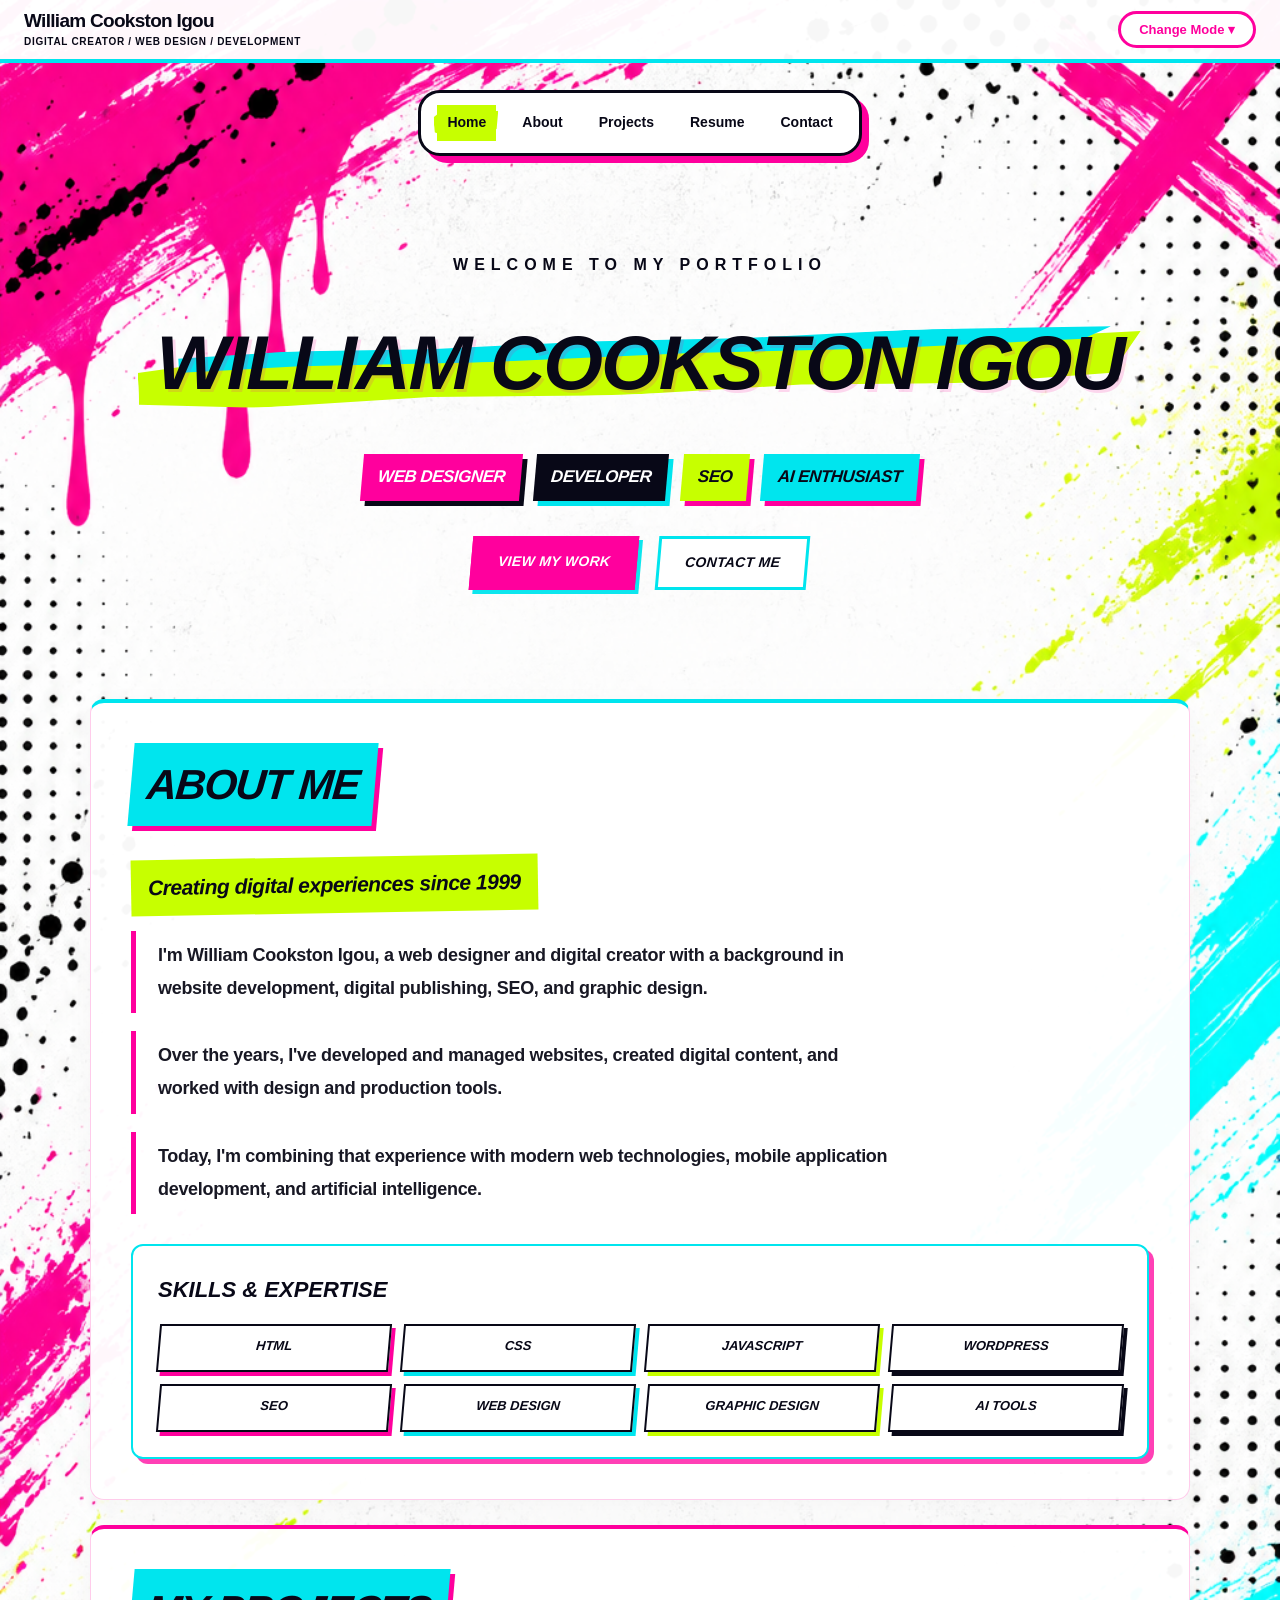
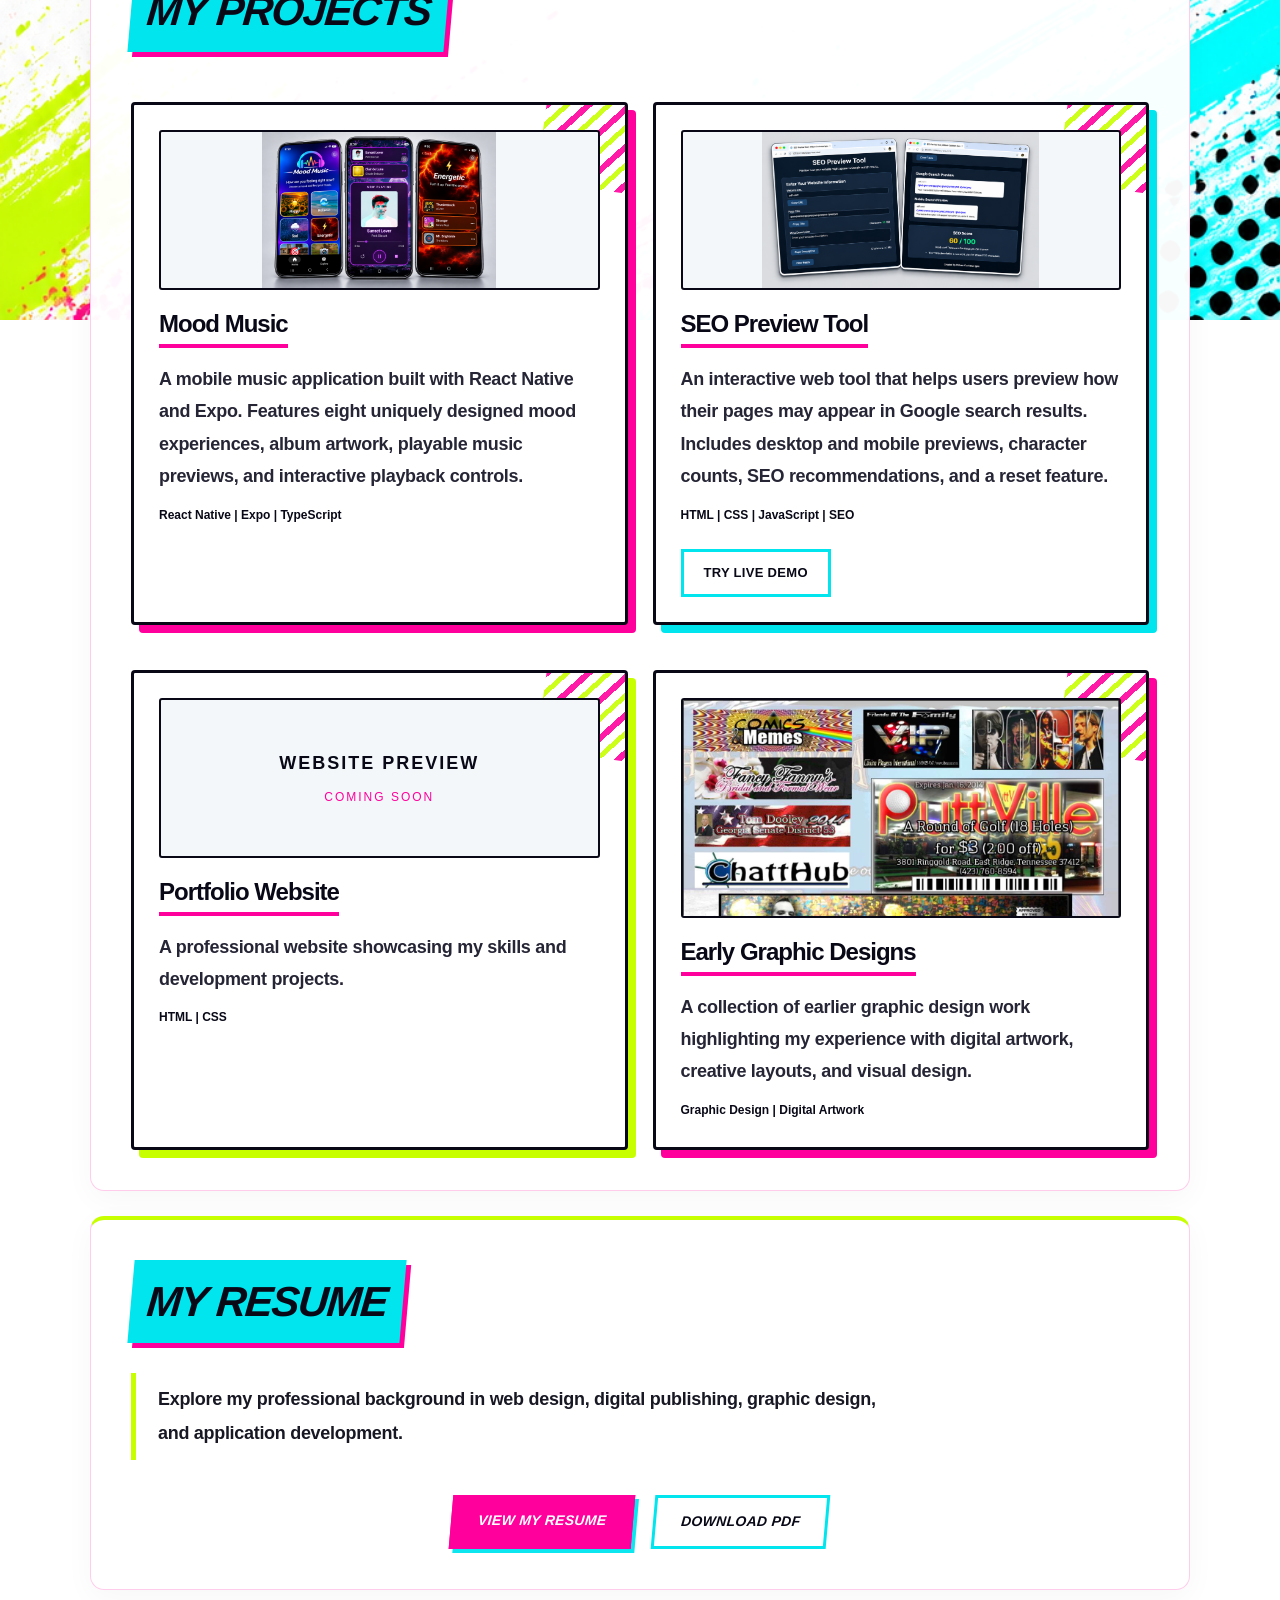
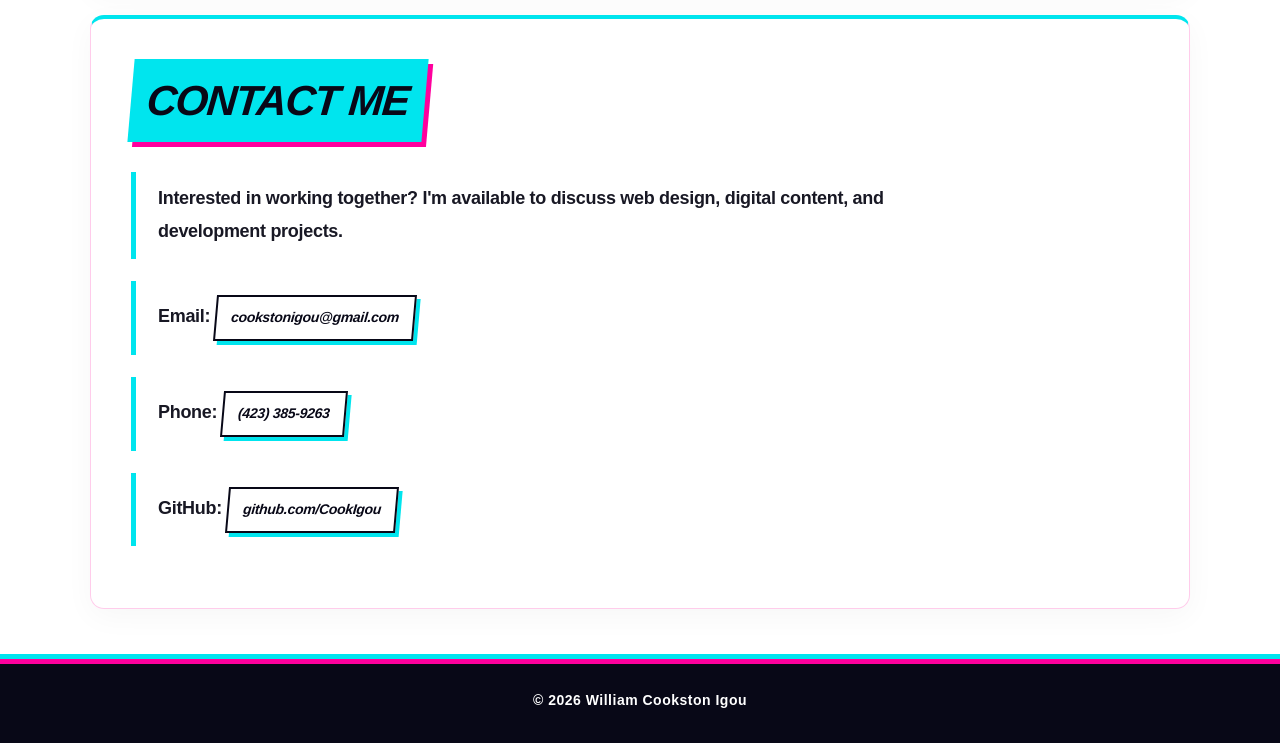
<file: index.html>
<!DOCTYPE html>
<html lang="en">

<head>
    <meta charset="UTF-8">
    <meta name="viewport" content="width=device-width, initial-scale=1.0">

    <title>W. Cookston Igou | Portfolio</title>

    <meta name="description"
        content="Professional portfolio of William Cookston Igou, showcasing web design, development, SEO, and AI projects.">

    <link rel="stylesheet" href="base.css">
    <link rel="stylesheet" href="dark.css">
    <link rel="stylesheet" href="light.css">

</head>

<body>

    <!-- Portfolio Design Mode Bar -->
    <div class="design-bar">

        <div class="site-identity">
            <strong>William Cookston Igou</strong>
            <span>DIGITAL CREATOR / WEB DESIGN / DEVELOPMENT</span>
        </div>

        <div class="theme-selector">
            <button id="theme-toggle" type="button" aria-expanded="false" aria-controls="theme-options">
                Change Mode ▾
            </button>

            <div id="theme-options" class="theme-options" hidden>
                <button type="button" data-set-theme="dark">
                    Neon Futurism (Dark)
                </button>

                <button type="button" data-set-theme="light">
                    Neon Punk (Light)
                </button>
            </div>
        </div>
    </div>

    <header>
        <nav class="navbar">

            <ul class="nav-links">
                <li><a href="#home">Home</a></li>
                <li><a href="#about">About</a></li>
                <li><a href="#projects">Projects</a></li>
                <li><a href="#resume">Resume</a></li>
                <li><a href="#contact">Contact</a></li>
            </ul>
        </nav>

        <div class="hero" id="home">
            <p class="intro">WELCOME TO MY PORTFOLIO</p>

            <h1>William Cookston Igou</h1>


            <div class="hero-specialties">
                <span>Web Designer</span>
                <span>Developer</span>
                <span>SEO</span>
                <span>AI Enthusiast</span>
            </div>

            <div class="hero-buttons">
                <a href="#projects" class="btn btn-primary">
                    View My Work
                </a>

                <a href="#contact" class="btn btn-secondary">
                    Contact Me
                </a>
            </div>
        </div>
    </header>

    <main>


        <!-- About Me -->
        <section id="about">
            <h2>About Me</h2>

            <p class="about-tagline">
                Creating digital experiences since 1999
            </p>

            <p>
                I'm William Cookston Igou, a web designer and
                digital creator with a background in website
                development, digital publishing, SEO, and
                graphic design.
            </p>

            <p>
                Over the years, I've developed and managed
                websites, created digital content, and worked
                with design and production tools.
            </p>

            <p>
                Today, I'm combining that experience with
                modern web technologies, mobile application
                development, and artificial intelligence.
            </p>

            <!-- Skills Subsection -->
            <div class="about-skills">
                <h3>Skills &amp; Expertise</h3>

                <div class="skills-list">
                    <span>HTML</span>
                    <span>CSS</span>
                    <span>JavaScript</span>
                    <span>WordPress</span>
                    <span>SEO</span>
                    <span>Web Design</span>
                    <span>Graphic Design</span>
                    <span>AI Tools</span>
                </div>
            </div>
        </section>


        <!-- Projects -->
        <section id="projects">
            <h2>My Projects</h2>

            <div class="project-grid">

                <!-- Project 1: Mood Music -->
                <div class="project-card">

                    <div class="project-preview">
                        <img src="images/mood-music-sample.png" alt="Mood Music mobile application screenshots"
                            class="project-image">
                    </div>

                    <h3>Mood Music</h3>

                    <p>
                        A mobile music application built with
                        React Native and Expo. Features eight
                        uniquely designed mood experiences,
                        album artwork, playable music previews,
                        and interactive playback controls.
                    </p>

                    <span>React Native | Expo | TypeScript</span>
                </div>

                <!-- Project 2: SEO Preview Tool -->
                <div class="project-card">

                    <div class="project-preview">
                        <img src="images/seo-preview-tool-sample.png"
                            alt="SEO Preview Tool interface and search previews" class="project-image">
                    </div>

                    <h3>SEO Preview Tool</h3>

                    <p>
                        An interactive web tool that helps users
                        preview how their pages may appear in
                        Google search results. Includes desktop
                        and mobile previews, character counts,
                        SEO recommendations, and a reset feature.
                    </p>

                    <span>HTML | CSS | JavaScript | SEO</span>

                    <div class="project-actions">
                        <a href="seo-tool.html" class="btn btn-secondary">
                            Try Live Demo
                        </a>
                    </div>
                </div>

                <!-- Project 3: Portfolio Website -->
                <div class="project-card">


                    <div class="project-preview website-preview">
                        <div>
                            <div>WEBSITE PREVIEW</div>
                            <small>COMING SOON</small>
                        </div>
                    </div>


                    <h3>Portfolio Website</h3>

                    <p>
                        A professional website showcasing
                        my skills and development projects.
                    </p>

                    <span>HTML | CSS</span>
                </div>

                <!-- Project 4: Early Graphic Designs -->
                <div class="project-card">



                    <!-- Scrollable Graphic Design Preview -->
                    <div class="project-preview graphic-preview">

                        <img src="images/early-graphic-designs.jpg" alt="Collection of early graphic design projects"
                            class="graphic-preview-image" id="graphic-preview-image" tabindex="0" role="button"
                            aria-label="View full-size graphic design collage">

                    </div>



                    <h3>Early Graphic Designs</h3>

                    <p>
                        A collection of earlier graphic design
                        work highlighting my experience with
                        digital artwork, creative layouts,
                        and visual design.
                    </p>

                    <span>Graphic Design | Digital Artwork</span>
                </div>

            </div>
        </section>

        <!-- Resume -->
        <section id="resume">
            <h2>My Resume</h2>

            <p>
                Explore my professional background in web design,
                digital publishing, graphic design, and
                application development.
            </p>

            <div class="hero-buttons">
                <a href="resume.html" class="btn btn-primary">
                    View My Resume
                </a>

                <a href="William-Cookston-Igou-Resume.pdf" class="btn btn-secondary" download>
                    Download PDF
                </a>
            </div>
        </section>

        <!-- Contact -->
        <section id="contact">
            <h2>Contact Me</h2>

            <p>
                Interested in working together?
                I'm available to discuss web design,
                digital content, and development projects.
            </p>

            <p>
                Email:
                <a href="mailto:cookstonigou@gmail.com">
                    cookstonigou@gmail.com
                </a>
            </p>

            <p>
                Phone:
                <a href="tel:+14233859263">
                    (423) 385-9263
                </a>
            </p>

            <p>
                GitHub:
                <a href="https://github.com/CookIgou" target="_blank" rel="noopener noreferrer">
                    github.com/CookIgou
                </a>
            </p>
        </section>

    </main>

    <footer>
        <p>&copy; 2026 William Cookston Igou</p>
    </footer>


    <!-- Graphic Design Full-Screen Viewer -->
    <div id="graphic-modal" class="graphic-modal" hidden>

        <button type="button" class="graphic-modal-close" id="graphic-modal-close" aria-label="Close image viewer">
            &times;
        </button>

        <img src="images/early-graphic-designs.jpg" alt="Full-size collection of early graphic designs"
            class="graphic-modal-image">

    </div>

    <script src="graphic-viewer.js"></script>

    <script src="theme.js"></script>
    <script src="liquid-nav.js"></script>

</body>

</html>
</file>
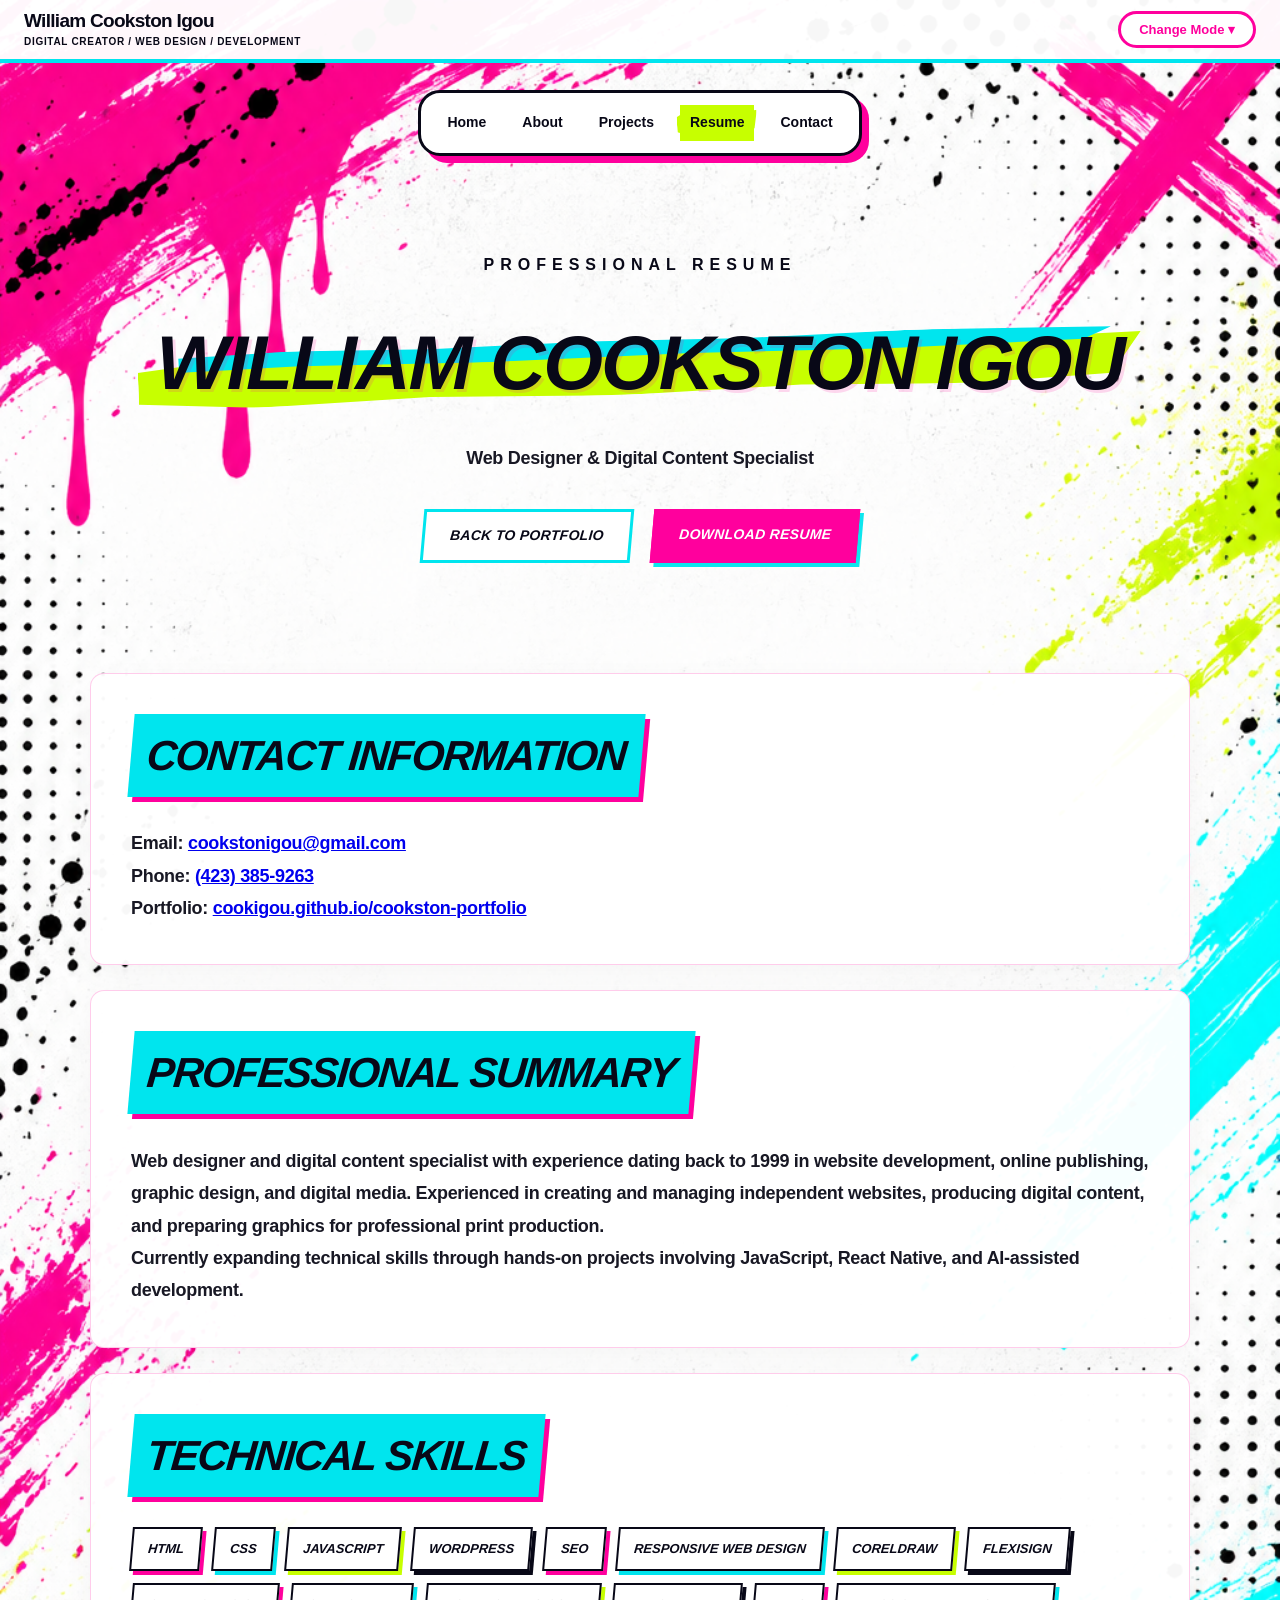
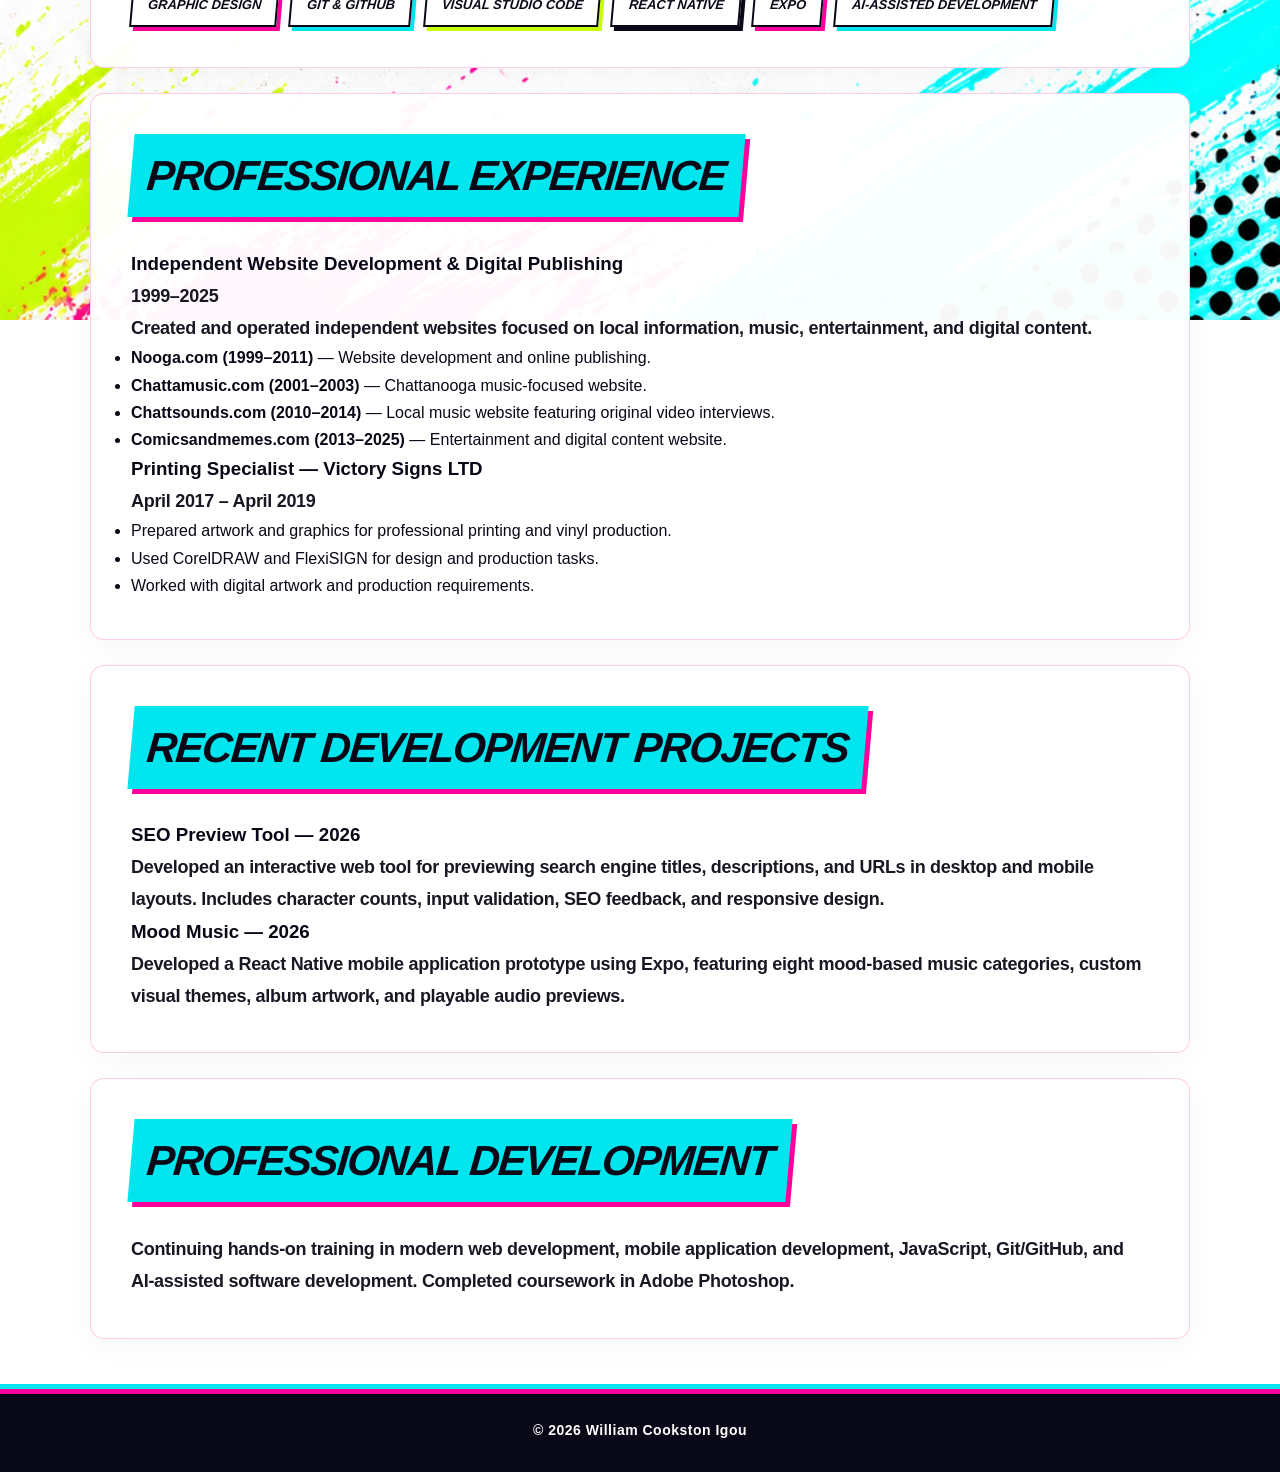
<file: resume.html>
<!DOCTYPE html>
<html lang="en">

<head>
    <meta charset="UTF-8">
    <meta name="viewport" content="width=device-width, initial-scale=1.0">

    <title>Resume | William Cookston Igou</title>

    <meta name="description"
        content="Professional resume of William Cookston Igou, Web Designer and Digital Content Specialist.">

    <!-- Portfolio 2.0 Theme Styles -->
    <link rel="stylesheet" href="base.css">
    <link rel="stylesheet" href="dark.css">
    <link rel="stylesheet" href="light.css">
</head>

<body>

    <!-- Portfolio Design Mode Bar -->
    <div class="design-bar">

        <div class="site-identity">
            <strong>William Cookston Igou</strong>
            <span>DIGITAL CREATOR / WEB DESIGN / DEVELOPMENT</span>
        </div>

        <div class="theme-selector">
            <button id="theme-toggle" type="button" aria-expanded="false" aria-controls="theme-options">
                Change Mode ▾
            </button>

            <div id="theme-options" class="theme-options" hidden>
                <button type="button" data-set-theme="dark">
                    Neon Futurism (Dark)
                </button>

                <button type="button" data-set-theme="light">
                    Neon Punk (Light)
                </button>
            </div>
        </div>

    </div>

    <header>

        <!-- Navigation -->
        <nav class="navbar">
            <ul class="nav-links">
                <li><a href="index.html#home">Home</a></li>
                <li><a href="index.html#about">About</a></li>
                <li><a href="index.html#projects">Projects</a></li>
                <li>
                    <a href="resume.html" class="active" aria-current="page">Resume</a>
                </li>
                <li><a href="index.html#contact">Contact</a></li>
            </ul>
        </nav>

        <!-- Resume Hero -->
        <div class="hero" id="home">

            <p class="intro">PROFESSIONAL RESUME</p>

            <h1>William Cookston Igou</h1>

            <p>Web Designer &amp; Digital Content Specialist</p>

            <div class="hero-buttons">

                <a href="index.html" class="btn btn-secondary">
                    Back to Portfolio
                </a>

                <a href="William-Cookston-Igou-Resume.pdf" class="btn btn-primary" download>
                    Download Resume
                </a>

            </div>
        </div>

    </header>

    <main>

        <!-- Contact Information -->
        <section>
            <h2>Contact Information</h2>

            <p>
                Email:
                <a href="mailto:cookstonigou@gmail.com">
                    cookstonigou@gmail.com
                </a>
            </p>

            <p>
                Phone:
                <a href="tel:+14233859263">
                    (423) 385-9263
                </a>
            </p>

            <p>
                Portfolio:
                <a href="https://cookigou.github.io/cookston-portfolio/">
                    cookigou.github.io/cookston-portfolio
                </a>
            </p>
        </section>

        <!-- Professional Summary -->
        <section>
            <h2>Professional Summary</h2>

            <p>
                Web designer and digital content specialist
                with experience dating back to 1999 in
                website development, online publishing,
                graphic design, and digital media.
                Experienced in creating and managing
                independent websites, producing digital
                content, and preparing graphics for
                professional print production.
            </p>

            <p>
                Currently expanding technical skills through
                hands-on projects involving JavaScript,
                React Native, and AI-assisted development.
            </p>
        </section>

        <!-- Technical Skills -->
        <section>
            <h2>Technical Skills</h2>

            <div class="skills-list">
                <span>HTML</span>
                <span>CSS</span>
                <span>JavaScript</span>
                <span>WordPress</span>
                <span>SEO</span>
                <span>Responsive Web Design</span>
                <span>CorelDRAW</span>
                <span>FlexiSIGN</span>
                <span>Graphic Design</span>
                <span>Git &amp; GitHub</span>
                <span>Visual Studio Code</span>
                <span>React Native</span>
                <span>Expo</span>
                <span>AI-Assisted Development</span>
            </div>
        </section>

        <!-- Professional Experience -->
        <section>
            <h2>Professional Experience</h2>

            <h3>
                Independent Website Development &amp;
                Digital Publishing
            </h3>

            <p><strong>1999–2025</strong></p>

            <p>
                Created and operated independent websites
                focused on local information, music,
                entertainment, and digital content.
            </p>

            <ul>
                <li>
                    <strong>Nooga.com (1999–2011)</strong> —
                    Website development and online publishing.
                </li>

                <li>
                    <strong>Chattamusic.com (2001–2003)</strong> —
                    Chattanooga music-focused website.
                </li>

                <li>
                    <strong>Chattsounds.com (2010–2014)</strong> —
                    Local music website featuring original
                    video interviews.
                </li>

                <li>
                    <strong>Comicsandmemes.com (2013–2025)</strong> —
                    Entertainment and digital content website.
                </li>
            </ul>

            <h3>Printing Specialist — Victory Signs LTD</h3>

            <p><strong>April 2017 – April 2019</strong></p>

            <ul>
                <li>
                    Prepared artwork and graphics for
                    professional printing and vinyl production.
                </li>

                <li>
                    Used CorelDRAW and FlexiSIGN for
                    design and production tasks.
                </li>

                <li>
                    Worked with digital artwork and
                    production requirements.
                </li>
            </ul>
        </section>

        <!-- Recent Projects -->
        <section>
            <h2>Recent Development Projects</h2>

            <h3>SEO Preview Tool — 2026</h3>

            <p>
                Developed an interactive web tool for
                previewing search engine titles,
                descriptions, and URLs in desktop and
                mobile layouts. Includes character counts,
                input validation, SEO feedback, and
                responsive design.
            </p>

            <h3>Mood Music — 2026</h3>

            <p>
                Developed a React Native mobile application
                prototype using Expo, featuring eight
                mood-based music categories, custom visual
                themes, album artwork, and playable
                audio previews.
            </p>
        </section>

        <!-- Professional Development -->
        <section>
            <h2>Professional Development</h2>

            <p>
                Continuing hands-on training in modern
                web development, mobile application
                development, JavaScript, Git/GitHub,
                and AI-assisted software development.
                Completed coursework in Adobe Photoshop.
            </p>
        </section>

    </main>

    <footer>
        <p>&copy; 2026 William Cookston Igou</p>
    </footer>

    <!-- Shared Theme System -->
    <script src="theme.js"></script>

    <!-- Shared Navigation Effects -->
    <script src="liquid-nav.js"></script>

</body>

</html>
</file>
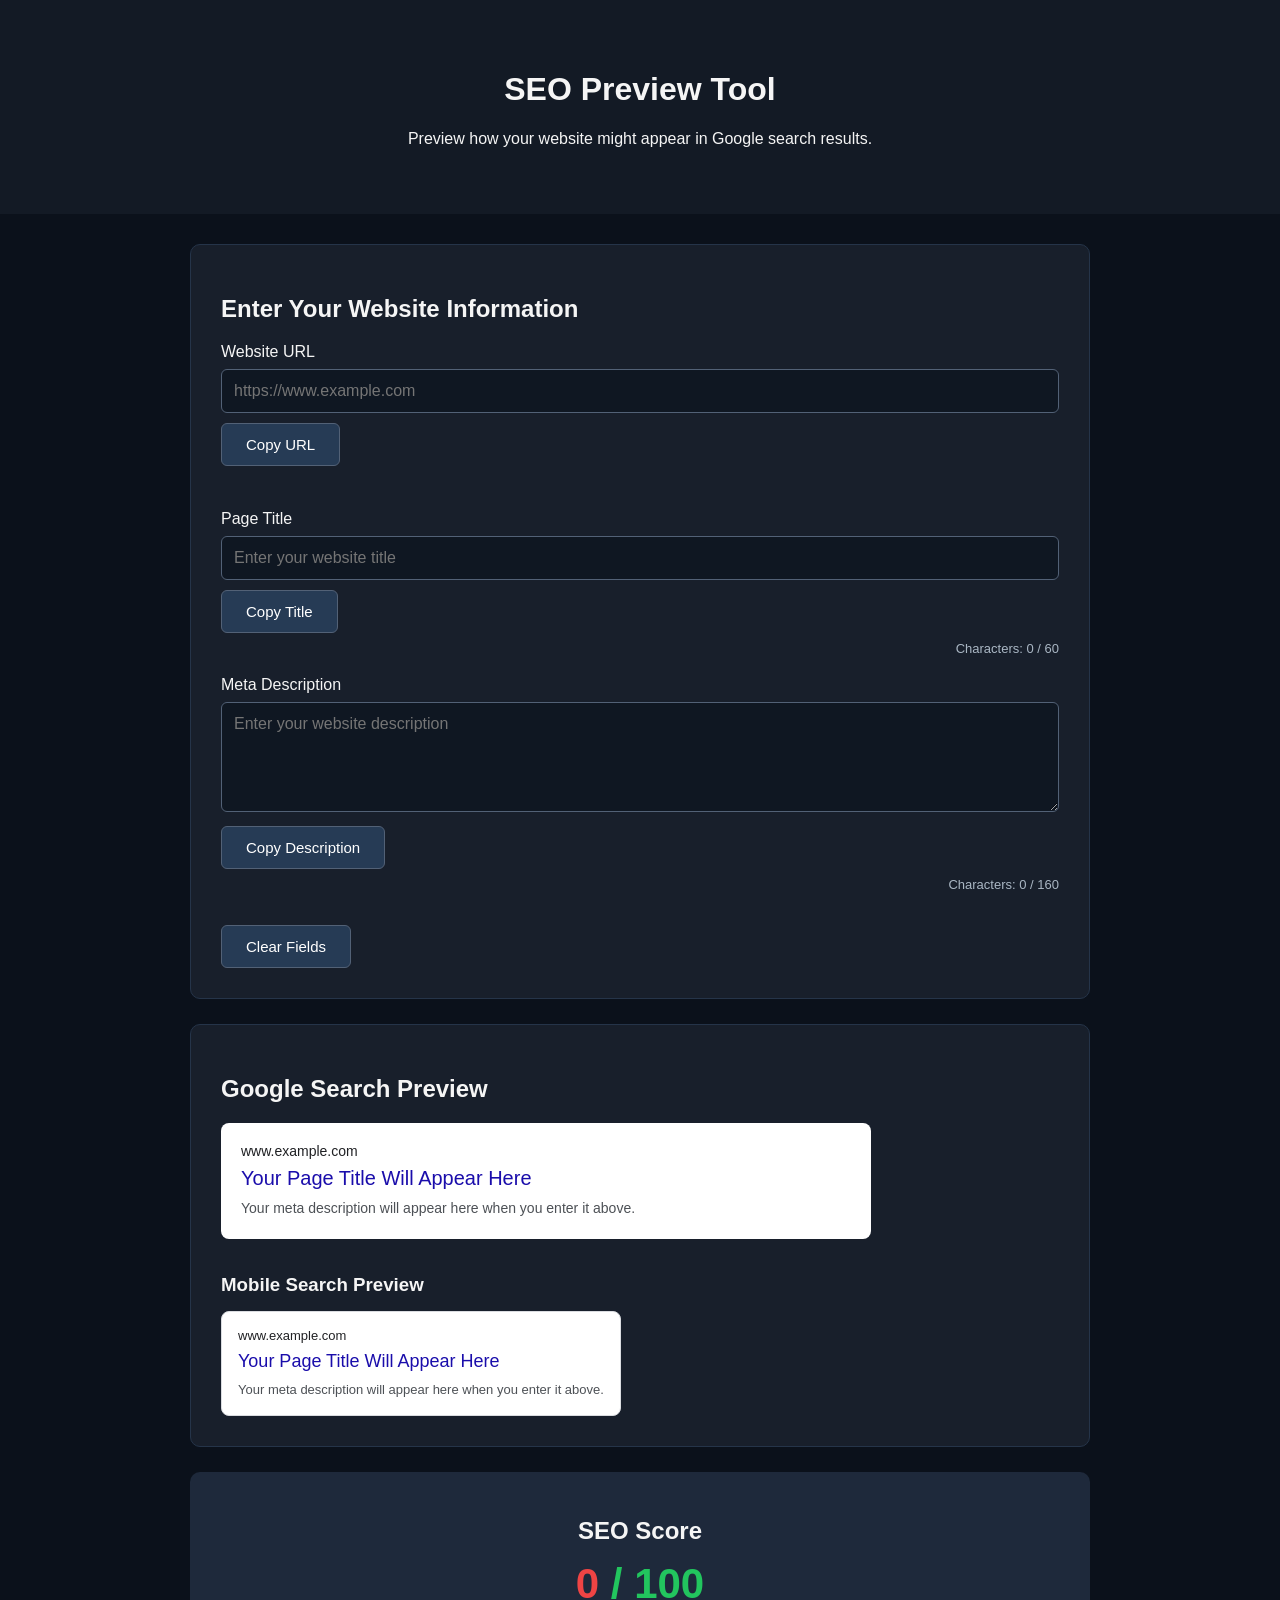
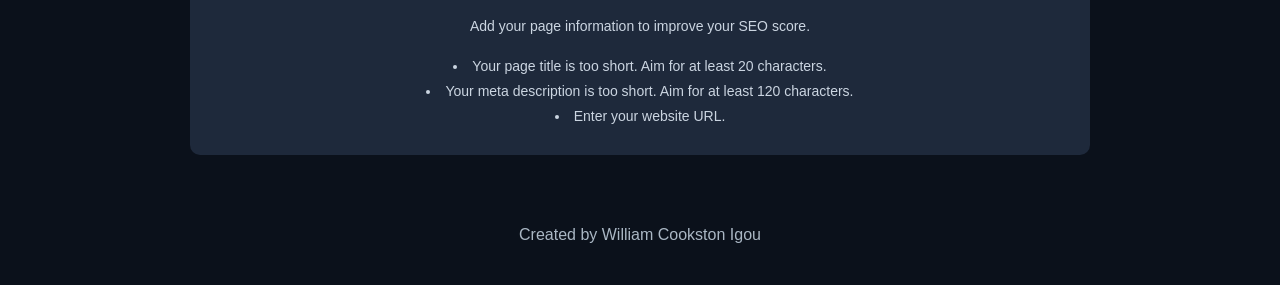
<file: seo-tool.html>
<!DOCTYPE html>
<html lang="en">

<head>
    <meta charset="UTF-8">
    <meta name="viewport" content="width=device-width, initial-scale=1.0">
    <title>SEO Preview Tool | William Cookston Igou</title>
    <link rel="stylesheet" href="seo-tool.css">
</head>

<body>

    <header>
        <h1>SEO Preview Tool</h1>
        <p>Preview how your website might appear in Google search results.</p>
    </header>

    <main>

        <section class="seo-input">

            <h2>Enter Your Website Information</h2>
            <label for="page-url">Website URL</label>
            <input type="text" id="page-url" placeholder="https://www.example.com">
            <button type="button" id="copy-url">Copy URL</button>
            <p id="url-error" class="url-error"></p>
            <label for="page-title">Page Title</label>
            <input type="text" id="page-title" placeholder="Enter your website title">
            <button type="button" id="copy-title">Copy Title</button>
            <p class="character-count">
                Characters: <span id="title-count">0</span> / 60
            </p>

            <label for="page-description">Meta Description</label>
            <textarea id="page-description" placeholder="Enter your website description"></textarea>
            <button type="button" id="copy-description">Copy Description</button>
            <p class="character-count">
                Characters: <span id="description-count">0</span> / 160
            </p>
            <button type="button" id="clear-button">Clear Fields</button>
        </section>
        <section class="seo-preview">

            <h2>Google Search Preview</h2>

            <div class="google-result">

                <div class="google-url" id="preview-url">www.example.com</div>

                <h3 id="preview-title">Your Page Title Will Appear Here</h3>

                <p id="preview-description">
                    Your meta description will appear here when you enter it above.
                </p>

            </div>
            <div class="mobile-preview">

                <h3>Mobile Search Preview</h3>

                <div class="mobile-result">

                    <div class="mobile-url" id="mobile-url">www.example.com</div>

                    <h4 id="mobile-title">Your Page Title Will Appear Here</h4>

                    <p id="mobile-description">
                        Your meta description will appear here when you enter it above.
                    </p>

                </div>

            </div>
        </section>
        <!-- SEO Score -->
        <section class="seo-score">
            <h2>SEO Score</h2>

            <div class="score-display">
                <span id="seo-score">0</span>
                <span>/ 100</span>
            </div>

            <p id="score-message">Enter your page information to get your SEO score.</p>
            <ul id="seo-suggestions"></ul>
        </section>
    </main>

    <footer>
        <p>Created by William Cookston Igou</p>
    </footer>

    <script src="seo-tool.js"></script>

</body>

</html>
</file>
<file: base.css>
/* =========================================
   PORTFOLIO 2.0 — SHARED BASE STYLES
   Used by Neon Futurism and Neon Punk
   ========================================= */

/* 1. RESET AND BASE */

* {
    margin: 0;
    padding: 0;
    box-sizing: border-box;
}

html {
    scroll-behavior: smooth;
}

body {
    font-family: Arial, sans-serif;
    line-height: 1.7;
    min-height: 100vh;
}

/* 2. PAGE LAYOUT */

header {
    text-align: center;
    padding: 20px;
}

main {
    width: 90%;
    max-width: 1200px;
    margin: 0 auto;
    padding: 20px 0;
}

main>section {
    max-width: 1100px;
    margin: 0 auto 25px;
    padding: 30px;
    border-radius: 10px;
}

h2 {
    margin-bottom: 15px;
}

footer {
    text-align: center;
    padding: 25px;
}

/* 3. THEME SELECTOR BAR */

.design-bar {
    position: sticky;
    top: 0;
    z-index: 1000;
    display: flex;
    justify-content: space-between;
    align-items: center;
    gap: 12px;
    padding: 10px 24px;
}

.site-identity {
    display: flex;
    flex-direction: column;
    gap: 2px;
}

.site-identity strong {
    font-size: 19px;
    font-weight: 700;
    line-height: 1.2;
}

.site-identity span {
    font-size: 10px;
    letter-spacing: 1px;
    line-height: 1.4;
}

.theme-selector {
    position: relative;
    flex-shrink: 0;
}

#theme-toggle {
    padding: 9px 14px;
    border-radius: 6px;
    font-size: 13px;
    cursor: pointer;
    white-space: nowrap;
}

.theme-options {
    position: absolute;
    top: calc(100% + 8px);
    right: 0;
    min-width: 230px;
    padding: 6px;
    border-radius: 8px;
}

.theme-options[hidden] {
    display: none;
}

.theme-options button {
    display: block;
    width: 100%;
    padding: 12px;
    background: transparent;
    border: 0;
    border-radius: 5px;
    text-align: left;
    cursor: pointer;
}

/* 4. NAVIGATION */

.navbar {
    display: flex;
    justify-content: center;
    align-items: center;
    padding: 20px 8%;
}

.nav-links {
    display: flex;
    flex-wrap: wrap;
    justify-content: center;
    list-style: none;
    gap: 25px;
}

.nav-links a {
    text-decoration: none;
    transition: color 0.3s, text-shadow 0.3s;
}

/* 5. HERO */

.hero {
    padding: 110px 20px;
    text-align: center;
}

.hero h1 {
    font-size: 42px;
    margin: 15px 0;
}

.hero>p:not(.intro) {
    font-size: 18px;
}

.intro {
    letter-spacing: 3px;
    font-size: 13px;
}

.hero-buttons {
    display: flex;
    justify-content: center;
    flex-wrap: wrap;
    gap: 15px;
    margin-top: 30px;
}

/* 6. ABOUT ME AND SKILLS */

#about>p {
    margin-bottom: 16px;
}

.about-tagline {
    font-family: "Segoe UI Light", "Segoe UI", Arial, sans-serif;
    font-size: 20px;
    font-weight: 400;
    letter-spacing: 2px;
}

.about-skills {
    margin-top: 30px;
}

.about-skills h3 {
    font-size: 21px;
    font-weight: 500;
    margin-bottom: 15px;
}

.skills-list {
    display: flex;
    flex-wrap: wrap;
    gap: 12px;
    margin-top: 20px;
}

.skills-list span {
    padding: 8px 16px;
    border-radius: 5px;
    font-size: 14px;
}

.about-skills .skills-list {
    display: grid;
    grid-template-columns: repeat(4, minmax(0, 1fr));
    gap: 12px;
    margin-top: 15px;
}

.about-skills .skills-list span {
    display: flex;
    align-items: center;
    justify-content: center;
    text-align: center;
    min-height: 48px;
    margin: 0;
    padding: 10px;
    font-size: 13px;
}

/* 7. PROJECT CARDS */

.project-grid {
    display: grid;
    grid-template-columns: repeat(2, minmax(0, 1fr));
    gap: 20px;
}

.project-card {
    min-width: 0;
    margin-top: 20px;
    padding: 25px;
    border-radius: 8px;
    transition:
        transform 0.3s,
        border-color 0.3s,
        box-shadow 0.3s;
}

.project-card:hover {
    transform: translateY(-5px);
}

.project-card h3 {
    margin-bottom: 10px;
}

.project-card span {
    display: inline-block;
    margin-top: 12px;
    font-size: 13px;
}

.project-preview {
    height: 160px;
    margin-bottom: 20px;
    display: flex;
    align-items: center;
    justify-content: center;
    border-radius: 6px;
    font-size: 18px;
    font-weight: bold;
    letter-spacing: 2px;
}

.project-image {
    display: block;
    max-width: 100%;
    height: 100%;
    object-fit: contain;
    margin: 0 auto;
}

.project-actions {
    display: flex;
    flex-wrap: wrap;
    gap: 12px;
    margin-top: 22px;
}

.website-preview {
    text-align: center;
}

.website-preview small {
    display: block;
    margin-top: 8px;
    font-size: 12px;
    font-weight: 400;
    letter-spacing: 2px;
}

/* 8. BUTTONS */

.btn {
    display: inline-block;
    padding: 12px 25px;
    border-radius: 6px;
    text-decoration: none;
    font-weight: bold;
    transition:
        background 0.3s,
        color 0.3s,
        transform 0.3s,
        box-shadow 0.3s;
}

/* 9. EARLY GRAPHIC DESIGNS VIEWER */

.project-preview.graphic-preview {
    display: block;
    height: 220px;
    overflow-y: auto;
    overflow-x: hidden;
    border-radius: 10px;
}

.graphic-preview-image {
    display: block;
    width: 100%;
    height: auto;
    cursor: zoom-in;
}

.graphic-modal {
    position: fixed;
    inset: 0;
    z-index: 9999;
    display: flex;
    justify-content: center;
    align-items: center;
    padding: 50px 20px;
    overflow: auto;
    background: rgba(0, 0, 0, 0.92);
}

.graphic-modal[hidden] {
    display: none;
}

.graphic-modal-image {
    display: block;
    max-width: 95%;
    max-height: 90vh;
    width: auto;
    height: auto;
    object-fit: contain;
}

.graphic-modal-close {
    position: fixed;
    top: 20px;
    right: 25px;
    z-index: 10000;
    background: transparent;
    border: none;
    color: white;
    font-size: 36px;
    cursor: pointer;
}

/* 10. GRAPHIC VIEWER SCROLLBAR */

.graphic-preview {
    scrollbar-width: thin;
    scrollbar-color: var(--scrollbar-thumb, #59d9ff) transparent;
}

.graphic-preview::-webkit-scrollbar {
    width: 8px;
}

.graphic-preview::-webkit-scrollbar-track {
    background: rgba(0, 0, 0, 0.2);
    border-radius: 10px;
}

.graphic-preview::-webkit-scrollbar-thumb {
    background: var(--scrollbar-thumb, #59d9ff);
    border-radius: 10px;
}

/* 11. RESPONSIVE LAYOUT */

@media (max-width: 800px) {
    .project-grid {
        grid-template-columns: 1fr;
    }

    .about-skills .skills-list {
        grid-template-columns: repeat(2, minmax(0, 1fr));
    }
}

@media (max-width: 480px) {
    main {
        width: 95%;
    }

    main>section {
        padding: 20px;
    }

    .project-card {
        padding: 18px;
    }

    .about-skills .skills-list {
        grid-template-columns: 1fr;
    }

    .design-bar {
        padding: 10px 14px;
    }
}


/* =========================================
   PORTFOLIO 2.0 — THEME PREVIEW OPTIONS
   ========================================= */

/* Dropdown layout */
.theme-options {
    min-width: 260px;
    padding: 10px;
    display: flex;
    flex-direction: column;
    gap: 9px;
    z-index: 3000;
}

.theme-options[hidden] {
    display: none;
}

/* Shared preview button styling */
body .theme-options button[data-set-theme] {
    position: relative;
    display: block;
    width: 100%;
    padding: 15px 16px;
    border-radius: 8px;
    border: 2px solid transparent;
    font-size: 13px;
    font-weight: 700;
    text-align: left;
    cursor: pointer;
    transition:
        transform 0.2s ease,
        box-shadow 0.2s ease,
        border-color 0.2s ease;
}

body .theme-options button[data-set-theme]:hover {
    transform: translateX(-3px);
}

/* NEON FUTURISM — DARK PREVIEW */
body .theme-options button[data-set-theme="dark"] {
    color: #e9f7ff;
    background:
        linear-gradient(125deg,
            #080e24 0%,
            #19234b 55%,
            #351b62 100%);
    border-color: #59d9ff;
    box-shadow:
        inset 0 0 14px rgba(89, 217, 255, 0.12);
}

body .theme-options button[data-set-theme="dark"]:hover {
    color: #ffffff;
    background:
        linear-gradient(125deg,
            #101b3b,
            #29235e,
            #482378);
    box-shadow:
        0 0 14px rgba(89, 217, 255, 0.45);
}

/* NEON PUNK — LIGHT PREVIEW */
body .theme-options button[data-set-theme="light"] {
    color: #101020;
    background:
        linear-gradient(120deg,
            #ffffff 0%,
            #f7faff 65%,
            #eaffb8 100%);
    border-color: #ff2aa3;
    box-shadow:
        inset -5px -4px 0 rgba(0, 229, 238, 0.18);
}

body .theme-options button[data-set-theme="light"]:hover {
    color: #101020;
    background:
        linear-gradient(120deg,
            #ffffff,
            #eaffb8);
    box-shadow:
        4px 4px 0 rgba(0, 229, 238, 0.65);
}

/* Keyboard accessibility */
body .theme-options button[data-set-theme]:focus-visible {
    outline: 3px solid #a3ff12;
    outline-offset: 3px;
}

/* =========================================
   THEME PREVIEW — TYPOGRAPHY & COLORS
   ========================================= */

/* Dark: Neon Futurism */
body .theme-options button[data-set-theme="dark"],
body .theme-options button[data-set-theme="dark"] span {
    color: #e9faff !important;
    font-family: 'Orbitron', 'Arial', sans-serif;
    font-weight: 800;
    letter-spacing: 0.7px;
    text-shadow: 0 0 8px rgba(89, 217, 255, 0.65);
}

body .theme-options button[data-set-theme="dark"] {
    background: linear-gradient(125deg,
            #080e24,
            #19234b 55%,
            #351b62) !important;
    border: 2px solid #59d9ff !important;
}

/* Light: Neon Punk */
body .theme-options button[data-set-theme="light"],
body .theme-options button[data-set-theme="light"] span {
    color: #101020 !important;
    font-family: 'Arial Black', Impact, sans-serif;
    font-weight: 900;
    font-style: italic;
    letter-spacing: -0.3px;
    text-shadow: 2px 2px 0 rgba(255, 42, 163, 0.18);
}

body .theme-options button[data-set-theme="light"] {
    background: linear-gradient(120deg,
            #ffffff,
            #f7faff 65%,
            #eaffb8) !important;
    border: 2px solid #ff2aa3 !important;
}

/* Secondary mode labels */
body .theme-options .theme-label {
    font-size: 10px;
    font-weight: 600;
    font-style: normal;
    letter-spacing: 0.3px;
    opacity: 0.85;
}

/* Keep text readable on hover */
body .theme-options button[data-set-theme="dark"]:hover {
    color: #ffffff !important;
    box-shadow: 0 0 16px rgba(89, 217, 255, 0.55);
}

body .theme-options button[data-set-theme="light"]:hover {
    color: #101020 !important;
    box-shadow: 4px 4px 0 rgba(0, 229, 238, 0.65);
}
</file>
<file: dark.css>
/* PORTFOLIO 2.0 — NEON FUTURISM DARK THEME */

@media screen {
    body[data-theme="dark"] {
        --page-bg: #090e1e;
        --panel-bg: #151d35;
        --card-bg: #1b2542;
        --text-primary: #f5f7ff;
        --text-secondary: #b6c4e0;
        --accent-primary: #59d9ff;
        --accent-secondary: #a178ff;
        --border-color: #35466d;
        position: relative;
        isolation: isolate;
        min-height: 100vh;
        background: #070b18;
        color: var(--text-primary);
    }

    /* CONTINUOUS BACKGROUND LIGHTING */

    body[data-theme="dark"]::before {
        content: "";
        position: fixed;
        inset: 0;
        z-index: -2;
        pointer-events: none;
        background-color: #070b18;
        background-image:
            linear-gradient(112deg,
                transparent 17%,
                rgba(89, 217, 255, .025) 28%,
                rgba(89, 217, 255, .12) 35%,
                rgba(89, 217, 255, .42) 42%,
                rgba(89, 217, 255, .12) 49%,
                rgba(89, 217, 255, .025) 56%,
                transparent 68%),
            linear-gradient(68deg,
                transparent 17%,
                rgba(161, 120, 255, .025) 28%,
                rgba(161, 120, 255, .14) 36%,
                rgba(161, 120, 255, .46) 44%,
                rgba(161, 120, 255, .14) 52%,
                rgba(161, 120, 255, .025) 60%,
                transparent 72%),
            radial-gradient(ellipse at 10% 30%,
                rgba(0, 153, 255, .30),
                transparent 55%),
            radial-gradient(ellipse at 90% 35%,
                rgba(130, 60, 220, .32),
                transparent 55%),
            radial-gradient(ellipse at 50% 65%,
                rgba(130, 70, 245, .24),
                transparent 60%),
            linear-gradient(180deg,
                #080b19 0%,
                #10132b 55%,
                #090e1e 100%);
        background-size: cover;
        background-position: center;
        background-repeat: no-repeat;
    }

    /* GRADUAL PAGE FADE */

    body[data-theme="dark"]::after {
        content: "";
        position: absolute;
        inset: 0;
        z-index: -1;
        pointer-events: none;
        background: linear-gradient(to bottom,
                rgba(3, 6, 18, .12) 0%,
                rgba(3, 6, 18, .18) 12%,
                rgba(3, 6, 18, .30) 30%,
                rgba(3, 6, 18, .46) 50%,
                rgba(3, 6, 18, .68) 72%,
                rgba(3, 6, 18, .84) 88%,
                rgba(3, 6, 18, .94) 100%);
    }

    /* THEME SELECTOR BAR */

    body[data-theme="dark"] .design-bar {
        position: sticky;
        top: 0;
        z-index: 1000;
        background: rgba(9, 14, 30, .22);
        backdrop-filter: blur(5px) saturate(120%);
        -webkit-backdrop-filter: blur(2px) saturate(120%);
        border-bottom: 1px solid rgba(161, 120, 255, .30);
        box-shadow: 0 4px 25px rgba(0, 0, 0, .18);
    }

    body[data-theme="dark"] .site-identity strong {
        color: #fff;
    }

    body[data-theme="dark"] .site-identity span {
        color: #a9b9e2;
    }

    body[data-theme="dark"] #theme-toggle {
        background: rgba(89, 217, 255, .06);
        color: #a9eaff;
        border-color: rgba(89, 217, 255, .35);
        transition: background .3s, box-shadow .3s;
    }

    body[data-theme="dark"] #theme-toggle:hover {
        background: rgba(89, 217, 255, .14);
        box-shadow: 0 0 15px rgba(89, 217, 255, .18);
    }

    body[data-theme="dark"] .theme-options {
        background: rgba(17, 26, 53, .94);
        backdrop-filter: blur(12px);
        -webkit-backdrop-filter: blur(12px);
        border-color: rgba(161, 120, 255, .45);
        box-shadow: 0 10px 35px rgba(0, 0, 0, .4);
    }

    body[data-theme="dark"] .theme-options button {
        color: #fff;
    }

    body[data-theme="dark"] .theme-options button:hover {
        background: rgba(89, 217, 255, .12);
    }

    /* HEADER AND NAVIGATION */

    body[data-theme="dark"] header {
        padding-top: 20px;
        background: transparent;
        border-bottom: 1px solid rgba(161, 120, 255, .20);
    }

    body[data-theme="dark"] .navbar {
        max-width: 1200px;
        margin: 0 auto;
        padding: 18px 35px;
        background: rgba(12, 18, 39, .32);
        backdrop-filter: blur(5px);
        -webkit-backdrop-filter: blur(5px);
        border: 1px solid rgba(161, 120, 255, .22);
        border-radius: 14px;
        box-shadow: 0 8px 30px rgba(0, 0, 0, .20);
    }

    body[data-theme="dark"] .nav-links a {
        color: #d5def4;
    }

    body[data-theme="dark"] .nav-links a:hover {
        color: var(--accent-primary);
        text-shadow: 0 0 12px rgba(89, 217, 255, .5);
    }

    /* HERO */

    body[data-theme="dark"] .hero {
        position: relative;
        overflow: hidden;
        max-width: 1200px;
        margin: 20px auto 0;
        padding: 60px 30px;
        background:
            radial-gradient(ellipse at 50% 100%,
                rgba(157, 77, 255, .18),
                transparent 60%),
            linear-gradient(180deg,
                rgba(8, 11, 25, .16),
                rgba(16, 19, 43, .22) 65%,
                rgba(9, 14, 30, .28));
        border: 1px solid rgba(161, 120, 255, .35);
        border-radius: 18px;
        box-shadow:
            0 15px 45px rgba(0, 0, 0, .30),
            0 0 35px rgba(112, 69, 220, .12);
    }

    body[data-theme="dark"] .hero::before {
        content: "";
        position: absolute;
        inset: 0;
        pointer-events: none;
        opacity: .45;
        background:
            linear-gradient(110deg,
                transparent 15%,
                rgba(89, 217, 255, .12) 35%,
                transparent 37%),
            linear-gradient(70deg,
                transparent 63%,
                rgba(161, 120, 255, .18) 65%,
                transparent 67%);
    }

    body[data-theme="dark"] .hero::after {
        content: "";
        position: absolute;
        left: 50%;
        bottom: -100px;
        transform: translateX(-50%);
        width: 60%;
        height: 220px;
        border-radius: 50%;
        background: rgba(161, 120, 255, .20);
        filter: blur(75px);
        pointer-events: none;
    }

    body[data-theme="dark"] .hero>* {
        position: relative;
        z-index: 1;
    }

    body[data-theme="dark"] .hero h1 {
        font-family: "Segoe UI", Arial, sans-serif;
        font-size: clamp(34px, 5vw, 68px);
        font-weight: 300;
        letter-spacing: -2px;
        line-height: 1.15;
        margin: 22px 0;
        color: #fff;
        text-shadow: 0 0 35px rgba(161, 120, 255, .25);
    }

    body[data-theme="dark"] .hero .intro {
        color: var(--accent-primary);
        font-size: 12px;
        font-weight: 600;
        letter-spacing: 4px;
        text-transform: uppercase;
    }

    body[data-theme="dark"] .hero>p:not(.intro) {
        color: var(--text-secondary);
        font-size: clamp(15px, 1.6vw, 19px);
        font-weight: 300;
        letter-spacing: .3px;
    }

    /* SECTION PANELS */

    body[data-theme="dark"] main>section {
        padding: 40px;
        background: rgba(12, 18, 39, .28);
        border: 1px solid rgba(161, 120, 255, .25);
        border-radius: 18px;
        box-shadow:
            0 15px 50px rgba(0, 0, 0, .20),
            0 0 35px rgba(100, 70, 200, .06);
    }

    body[data-theme="dark"] #about {
        background: rgba(12, 18, 39, .25);
    }

    body[data-theme="dark"] #projects {
        background: rgba(12, 18, 39, .34);
    }

    body[data-theme="dark"] #resume {
        background: rgba(12, 18, 39, .43);
    }

    body[data-theme="dark"] #contact {
        background: rgba(9, 14, 30, .55);
    }

    /* SECTION TEXT */

    body[data-theme="dark"] main>section>h2 {
        display: table;
        min-width: 220px;
        font-family: "Segoe UI Light", "Segoe UI", Arial, sans-serif;
        font-size: 36px;
        font-weight: 300;
        letter-spacing: 1px;
        color: #dce8ff;
        padding-bottom: 10px;
        margin-bottom: 20px;
        border-bottom: 3px solid transparent;
        border-image: linear-gradient(90deg,
                #59d9ff 0%,
                #a178ff 40%,
                transparent 100%) 1;
    }

    body[data-theme="dark"] main>section p {
        color: var(--text-secondary);
    }

    body[data-theme="dark"] #about p,
    body[data-theme="dark"] #resume p,
    body[data-theme="dark"] #contact p {
        max-width: 760px;
    }

    body[data-theme="dark"] .about-tagline,
    body[data-theme="dark"] .about-skills h3 {
        color: var(--accent-primary);
    }

    /* SKILLS */

    body[data-theme="dark"] .about-tagline,
    body[data-theme="dark"] .about-skills {
        background:
            linear-gradient(rgba(3, 5, 12, .86),
                rgba(3, 5, 12, .86)) padding-box,
            linear-gradient(110deg,
                #00dfff,
                #a178ff,
                #e04dff) border-box;
        border: 1px solid transparent;
        border-radius: 12px;
        box-shadow:
            -4px 0 16px rgba(0, 220, 255, .25),
            4px 0 16px rgba(180, 60, 255, .25),
            inset 0 0 12px rgba(89, 217, 255, .05);
    }

    body[data-theme="dark"] .about-tagline {
        display: table;
        max-width: 100%;
        padding: 8px 14px;
        margin: 8px 0 16px;
    }

    body[data-theme="dark"] .about-skills {
        padding: 12px 16px;
    }

    body[data-theme="dark"] .skills-list span {
        background: rgba(89, 217, 255, .06);
        color: #a9eaff;
        border: 1px solid rgba(89, 217, 255, .25);
        border-radius: 8px;
        padding: 10px 18px;
        transition:
            background .3s,
            border-color .3s,
            box-shadow .3s;
    }

    body[data-theme="dark"] .skills-list span:hover {
        background: rgba(89, 217, 255, .12);
        border-color: var(--accent-primary);
        box-shadow: 0 0 18px rgba(89, 217, 255, .18);
    }

    /* PROJECT CARDS */

    body[data-theme="dark"] .project-card {
        background:
            linear-gradient(145deg,
                rgba(30, 40, 78, .82),
                rgba(16, 23, 49, .92));
        border: 1px solid rgba(89, 217, 255, .22);
        border-radius: 14px;
        box-shadow: 0 8px 30px rgba(0, 0, 0, .20);
    }

    body[data-theme="dark"] .project-card:hover {
        transform: translateY(-6px);
        border-color: var(--accent-primary);
        box-shadow:
            0 15px 40px rgba(0, 0, 0, .30),
            0 0 25px rgba(89, 217, 255, .15),
            0 0 45px rgba(161, 120, 255, .10);
    }

    body[data-theme="dark"] .project-card h3 {
        color: #fff;
    }

    body[data-theme="dark"] .project-card p {
        color: var(--text-secondary);
    }

    body[data-theme="dark"] .project-card span {
        color: var(--accent-primary);
    }

    body[data-theme="dark"] .project-preview {
        overflow: hidden;
        background:
            radial-gradient(ellipse at 50% 70%,
                rgba(112, 69, 220, .30),
                transparent 70%),
            linear-gradient(135deg, #101a38, #1b1740);
        border: 1px solid rgba(161, 120, 255, .25);
        border-radius: 12px;
        box-shadow:
            inset 0 0 25px rgba(89, 217, 255, .04),
            0 0 20px rgba(112, 69, 220, .08);
    }

    /* BUTTONS */

    body[data-theme="dark"] .btn-primary {
        background: linear-gradient(135deg, #36b8f5, #7960e8);
        color: #fff;
        border: 1px solid rgba(89, 217, 255, .35);
        box-shadow: 0 4px 20px rgba(89, 217, 255, .12);
    }

    body[data-theme="dark"] .btn-primary:hover {
        background: linear-gradient(135deg, #59d9ff, #a178ff);
        box-shadow: 0 0 25px rgba(89, 217, 255, .35);
        transform: translateY(-2px);
    }

    body[data-theme="dark"] .btn-secondary {
        background: rgba(89, 217, 255, .04);
        color: #a9eaff;
        border: 1px solid rgba(89, 217, 255, .55);
    }

    body[data-theme="dark"] .btn-secondary:hover {
        background: rgba(89, 217, 255, .12);
        color: #fff;
        box-shadow: 0 0 20px rgba(89, 217, 255, .20);
        transform: translateY(-2px);
    }

    body[data-theme="dark"] .project-actions .btn {
        padding: 10px 20px;
        font-size: 14px;
        border-radius: 8px;
    }

    /* CONTACT LINKS */

    body[data-theme="dark"] #contact a,
    body[data-theme="dark"] #contact a:visited {
        color: var(--accent-primary);
        text-decoration: none;
        border-bottom: 1px solid rgba(89, 217, 255, .35);
        transition:
            color .3s,
            border-color .3s,
            text-shadow .3s;
    }

    body[data-theme="dark"] #contact a:hover {
        color: #a9eaff;
        border-bottom-color: #a9eaff;
        text-shadow: 0 0 12px rgba(89, 217, 255, .45);
    }

    /* FOOTER */

    body[data-theme="dark"] footer {
        background: rgba(9, 14, 30, .55);
        border-top: 1px solid rgba(161, 120, 255, .25);
        color: #a9b9d8;
        padding: 35px 20px;
    }
}

/* DARK THEME RESPONSIVE ADJUSTMENTS */

@media screen and (max-width: 800px) {
    body[data-theme="dark"] .navbar {
        margin: 0 12px;
        padding: 18px 15px;
    }

    body[data-theme="dark"] .hero {
        margin: 15px 12px 0;
        padding: 60px 20px;
    }
}

@media screen and (max-width: 600px) {
    body[data-theme="dark"] main>section {
        padding: 24px;
    }

    body[data-theme="dark"] .hero h1 {
        letter-spacing: -1px;
    }

    body[data-theme="dark"] .hero .intro {
        letter-spacing: 2px;
    }
}

/* GRAPHIC PREVIEW SCROLLING */

body[data-theme="dark"] .project-preview.graphic-preview {
    display: block;
    height: 220px;
    padding: 0;
    overflow-y: auto;
    overflow-x: hidden;
    scrollbar-width: thin;
    scrollbar-color: #59d9ff transparent;
}

body[data-theme="dark"] .graphic-preview::-webkit-scrollbar-thumb {
    background: linear-gradient(180deg, #59d9ff, #a178ff);
    border-radius: 10px;
}


/* RESUME PAGE — CONTACT LINKS */

body[data-theme="dark"] main section a,
body[data-theme="dark"] main section a:visited {
    color: var(--accent-primary);
    text-decoration: none;
    border-bottom: 1px solid rgba(89, 217, 255, 0.35);
    transition:
        color 0.3s,
        border-color 0.3s,
        text-shadow 0.3s;
}

body[data-theme="dark"] main section a:hover {
    color: #a9eaff;
    border-bottom-color: #a9eaff;
    text-shadow: 0 0 12px rgba(89, 217, 255, 0.45);
}


/* =========================================
   NEON FUTURISM — FLOATING SCI-FI NAVIGATION
   ========================================= */

/* Glass navigation with glowing gradient border */
body[data-theme="dark"] .navbar {
    background:
        linear-gradient(rgba(3, 5, 12, 0.86),
            rgba(3, 5, 12, 0.86)) padding-box,
        linear-gradient(110deg,
            #00dfff,
            #a178ff,
            #e04dff) border-box;

    border: 1px solid transparent;
    border-radius: 12px;

    box-shadow:
        -4px 0 16px rgba(0, 220, 255, 0.25),
        4px 0 16px rgba(180, 60, 255, 0.25),
        inset 0 0 12px rgba(89, 217, 255, 0.05);

    transition:
        box-shadow 0.35s ease,
        background 0.35s ease;
}

/* White navigation text */
body[data-theme="dark"] .nav-links a {
    color: #ffffff;
    font-family: "Segoe UI", Arial, sans-serif;
    font-weight: 600;
    white-space: nowrap;
}

/* Keep all links on one row */
body[data-theme="dark"] .nav-links {
    flex-wrap: nowrap;
    align-items: center;
    gap: clamp(5px, 2vw, 25px);
}

/* Hover */
body[data-theme="dark"] .nav-links a:hover {
    color: #ffffff;
    text-shadow:
        0 0 8px rgba(89, 217, 255, 0.9),
        0 0 18px rgba(161, 120, 255, 0.5);
}

/* Navigation docks at the top when scrolling */
body[data-theme="dark"].liquid-nav-merged .navbar {
    position: fixed;
    top: 8px;
    left: 50%;
    transform: translateX(-50%);

    z-index: 1001;

    width: max-content;
    max-width: calc(100% - 24px);
    margin: 0;
    padding: 9px 18px;

    animation: futurismDock 500ms ease-out both;
}

/* Sci-fi docking animation — no bounce */
@keyframes futurismDock {
    from {
        opacity: 0.65;
        transform: translate(-50%, -12px);
        box-shadow:
            0 0 4px rgba(89, 217, 255, 0.1);
    }

    to {
        opacity: 1;
        transform: translate(-50%, 0);
        box-shadow:
            -4px 0 16px rgba(0, 220, 255, 0.3),
            4px 0 16px rgba(180, 60, 255, 0.3),
            0 0 22px rgba(89, 217, 255, 0.12);
    }
}

/* Compact links when docked */
body[data-theme="dark"].liquid-nav-merged .nav-links {
    gap: 12px;
}

body[data-theme="dark"].liquid-nav-merged .nav-links a {
    padding: 5px 9px;
    font-size: 13px;
}

/* Tablet and smaller screens */
@media screen and (max-width: 850px) {

    body[data-theme="dark"] .navbar {
        padding: 12px 10px;
    }

    body[data-theme="dark"] .nav-links {
        gap: 5px;
    }

    body[data-theme="dark"] .nav-links a {
        font-size: 12px;
        padding: 5px 6px;
    }

    body[data-theme="dark"].liquid-nav-merged .navbar {
        top: 60px;
        padding: 8px 10px;
    }

    body[data-theme="dark"].liquid-nav-merged .nav-links {
        gap: 4px;
    }

    body[data-theme="dark"].liquid-nav-merged .nav-links a {
        font-size: 12px;
        padding: 5px 5px;
    }
}

/* Very small screens */
@media screen and (max-width: 400px) {

    body[data-theme="dark"] .nav-links,
    body[data-theme="dark"].liquid-nav-merged .nav-links {
        gap: 2px;
    }

    body[data-theme="dark"] .nav-links a,
    body[data-theme="dark"].liquid-nav-merged .nav-links a {
        font-size: 11px;
        padding: 5px 3px;
    }
}

/* Accessibility */
@media (prefers-reduced-motion: reduce) {
    body[data-theme="dark"].liquid-nav-merged .navbar {
        animation: none;
    }
}


/* =========================================
   NEON FUTURISM — GLASS PROJECT CARDS
   Matches "Creating Digital Experiences"
   ========================================= */

body[data-theme="dark"] .project-card {
    background:
        linear-gradient(rgba(3, 5, 12, 0.86),
            rgba(3, 5, 12, 0.86)) padding-box,
        linear-gradient(110deg,
            #00dfff,
            #a178ff,
            #e04dff) border-box;

    border: 1px solid transparent;
    border-radius: 12px;

    box-shadow:
        -4px 0 16px rgba(0, 220, 255, 0.25),
        4px 0 16px rgba(180, 60, 255, 0.25),
        inset 0 0 12px rgba(89, 217, 255, 0.05);

    backdrop-filter: blur(5px);
    -webkit-backdrop-filter: blur(5px);

    transition:
        transform 0.3s ease,
        box-shadow 0.3s ease;
}

/* Slightly brighter when hovering */
body[data-theme="dark"] .project-card:hover {
    transform: translateY(-5px);

    box-shadow:
        -5px 0 22px rgba(0, 220, 255, 0.35),
        5px 0 22px rgba(180, 60, 255, 0.35),
        0 12px 30px rgba(0, 0, 0, 0.25),
        inset 0 0 16px rgba(89, 217, 255, 0.08);
}
</file>
<file: light.css>
/* =========================================================
   BUILDING INCOME — PORTFOLIO 2.0
   NEON PUNK — LIGHT THEME
   ========================================================= */

/* 1. THEME VARIABLES AND PAGE BACKGROUND */

body[data-theme="light"] {
    --page-bg: #ffffff;
    --panel-bg: #ffffff;
    --card-bg: #ffffff;
    --text-primary: #080817;
    --text-secondary: #252535;
    --accent-primary: #ff009d;
    --accent-secondary: #00e5ee;
    --accent-lime: #c7ff00;
    --border-color: #080817;

    background-color: #ffffff;
    background-image: url("images/neon-punk-background.png");
    background-position: center top;
    background-size: cover;
    background-repeat: no-repeat;
    background-attachment: fixed;

    color: var(--text-primary);
    position: relative;
    isolation: isolate;
    overflow-x: clip;
}

body[data-theme="light"]::before,
body[data-theme="light"]::after {
    content: none;
}

/* 2. DESIGN BAR */

body[data-theme="light"] .design-bar {
    background: rgba(255, 255, 255, 0.97);
    border-bottom: 4px solid var(--accent-secondary);
    box-shadow: none;
    position: sticky;
    top: 0;
    z-index: 1000;
    overflow: visible;
}

body[data-theme="light"] .site-identity strong {
    color: #080817;
    font-family: "Arial Black", Arial, sans-serif;
    font-weight: 900;
    letter-spacing: -0.7px;
}

body[data-theme="light"] .site-identity span {
    color: #080817;
    font-weight: 600;
    letter-spacing: 0.7px;
}

body[data-theme="light"] #theme-toggle {
    background: #ffffff;
    color: var(--accent-primary);
    border: 3px solid var(--accent-primary);
    border-radius: 30px;
    padding: 8px 18px;
    font-weight: 900;
    box-shadow: none;
    transition: background 0.25s, color 0.25s, transform 0.25s;
}

body[data-theme="light"] #theme-toggle:hover {
    background: var(--accent-primary);
    color: white;
    transform: translateY(-2px);
}

body[data-theme="light"] .theme-options {
    position: absolute;
    z-index: 2001;
    background: white;
    border: 2px solid var(--accent-primary);
    border-radius: 8px;
    box-shadow: 6px 6px 0 rgba(0, 229, 238, 0.8);
}

body[data-theme="light"] .theme-options button {
    color: #080817;
    font-weight: 700;
}

body[data-theme="light"] .theme-options button:hover {
    background: var(--accent-lime);
}

/* Raise design bar when dropdown opens */

body[data-theme="light"] .design-bar:has(.theme-options:not([hidden])) {
    z-index: 2000;
}

/* 3. HEADER AND NAVIGATION */

body[data-theme="light"] header {
    background: transparent;
    border: none;
    padding: 15px 20px;
}

body[data-theme="light"] .navbar {
    position: relative;
    z-index: 20;
    width: max-content;
    max-width: calc(100% - 24px);
    margin: 12px auto 20px;
    padding: 12px 16px;
    background: #ffffff;
    border: 3px solid #080817;
    border-radius: 22px;
    box-shadow: 7px 7px 0 #ff009d;

    transition:
        border-radius 450ms ease,
        box-shadow 450ms ease,
        background 450ms ease;
}

body[data-theme="light"] .nav-links {
    flex-wrap: nowrap;
    gap: clamp(3px, 1.5vw, 16px);
}

body[data-theme="light"] .nav-links a {
    position: relative;
    display: inline-block;
    padding: 6px clamp(4px, 1vw, 10px);
    white-space: nowrap;
    color: #080817;
    font-family: "Arial Black", Arial, sans-serif;
    font-size: 14px;
    font-weight: 900;
    text-decoration: none;
    text-transform: none;
    z-index: 0;
    isolation: isolate;
    transition: color 0.2s;
}

/* Lime paint-brush navigation highlight */

body[data-theme="light"] .nav-links a::before {
    content: "";
    position: absolute;
    left: -3px;
    right: -3px;
    top: 25%;
    height: 60%;
    background: var(--accent-lime);

    clip-path: polygon(0 15%, 7% 0, 19% 12%, 32% 3%,
            47% 13%, 62% 0, 78% 9%, 100% 0,
            96% 85%, 81% 100%, 65% 91%,
            49% 100%, 30% 88%, 12% 100%, 0 85%);

    transform: rotate(-3deg) scaleX(0);
    transform-origin: left center;
    transition: transform 0.25s ease;
    z-index: -1;
}

body[data-theme="light"] .nav-links a:hover::before,
body[data-theme="light"] .nav-links a.active::before,
body[data-theme="light"] .nav-links a[aria-current="page"]::before,
body[data-theme="light"] .nav-links a[aria-current="location"]::before {
    transform: rotate(-3deg) scaleX(1);
}

body[data-theme="light"] .nav-links a:hover {
    color: #080817;
    text-shadow: none;
}

body[data-theme="light"] .navbar a.active {
    background: #c7ff00;
    color: #080817;
}

/* 4. HERO */

body[data-theme="light"] .hero {
    position: relative;
    overflow: hidden;
    max-width: 1200px;
    margin: 20px auto 0;
    padding: 75px 40px;
    min-height: 450px;

    display: flex;
    flex-direction: column;
    justify-content: center;

    background: transparent;
    border: none;
    border-radius: 0;
    box-shadow: none;
}

body[data-theme="light"] .hero::before,
body[data-theme="light"] .hero::after {
    content: none;
}

body[data-theme="light"] .hero>* {
    position: relative;
    z-index: 1;
}

/* Welcome text */

body[data-theme="light"] .hero .intro {
    color: #080817;
    font-family: "Arial Black", Arial, sans-serif;
    font-size: 16px;
    font-weight: 900;
    letter-spacing: 6px;
    text-transform: uppercase;
    margin-bottom: 15px;
}

/* Main hero name */

body[data-theme="light"] .hero h1 {
    position: relative;
    display: table;
    max-width: 100%;
    margin: 20px auto 30px;
    padding: 8px 18px;

    color: #080817;
    font-family: "Arial Black", Arial, sans-serif;
    font-size: clamp(38px, 6vw, 82px);
    font-weight: 900;
    font-style: italic;
    line-height: 1.08;
    letter-spacing: -2px;
    text-transform: uppercase;

    text-shadow: 3px 3px 0 rgba(255, 0, 157, 0.15);
    isolation: isolate;
}

/* Lime graffiti stroke */

body[data-theme="light"] .hero h1::before {
    content: "";
    position: absolute;
    left: 0;
    right: 0;
    top: 35%;
    height: 48%;
    background: #c7ff00;

    clip-path: polygon(0 18%, 8% 0, 21% 10%, 36% 2%,
            52% 12%, 69% 0, 84% 9%, 100% 3%,
            97% 89%, 83% 100%, 66% 91%,
            48% 100%, 29% 90%, 12% 100%, 0 85%);

    transform: rotate(-2deg);
    z-index: -1;
}

/* Cyan graffiti stroke */

body[data-theme="light"] .hero h1::after {
    content: "";
    position: absolute;
    left: 4%;
    right: 3%;
    top: 27%;
    height: 18%;
    background: #00e5ee;

    clip-path: polygon(0 20%, 12% 0, 27% 15%, 44% 3%,
            61% 14%, 79% 0, 100% 20%,
            97% 85%, 76% 100%, 55% 88%,
            33% 100%, 13% 85%, 0 100%);

    transform: rotate(-2deg);
    z-index: -1;
}

/* Hero description */

body[data-theme="light"] .hero>p:not(.intro) {
    color: #181824;
    font-family: "Trebuchet MS", "Segoe UI", Arial, sans-serif;
    font-size: 18px;
    font-weight: 700;
    line-height: 1.8;
    letter-spacing: -0.3px;
    max-width: 760px;
    margin: 0 auto;
}

body[data-theme="light"] .hero-buttons {
    gap: 20px;
    margin-top: 35px;
}

/* 5. HERO SPECIALTIES */

body[data-theme="light"] .hero-specialties {
    display: flex;
    justify-content: center;
    align-items: center;
    flex-wrap: wrap;
    gap: 14px;
    margin: 12px auto 0;
}

body[data-theme="light"] .hero-specialties span {
    display: inline-block;
    padding: 9px 16px;

    font-family: "Arial Black", Arial, sans-serif;
    font-size: clamp(13px, 1.5vw, 17px);
    font-weight: 900;
    font-style: italic;
    text-transform: uppercase;
    letter-spacing: -0.5px;

    transform: skew(-5deg);
}

body[data-theme="light"] .hero-specialties span:nth-child(1) {
    background: #ff009d;
    color: #ffffff;
    box-shadow: 5px 5px 0 #080817;
}

body[data-theme="light"] .hero-specialties span:nth-child(2) {
    background: #080817;
    color: #ffffff;
    box-shadow: 5px 5px 0 #00e5ee;
}

body[data-theme="light"] .hero-specialties span:nth-child(3) {
    background: #c7ff00;
    color: #080817;
    box-shadow: 5px 5px 0 #ff009d;
}

body[data-theme="light"] .hero-specialties span:nth-child(4) {
    background: #00e5ee;
    color: #080817;
    box-shadow: 5px 5px 0 #ff009d;
}

/* 6. MAIN SECTION PANELS */

body[data-theme="light"] main>section {
    position: relative;
    padding: 40px;
    background: rgba(255, 255, 255, 0.97);
    border: 1px solid rgba(255, 0, 157, 0.20);
    border-radius: 14px;
    box-shadow: 0 8px 30px rgba(0, 0, 0, 0.035);
}

body[data-theme="light"] #about {
    border-top: 4px solid var(--accent-secondary);
}

body[data-theme="light"] #projects {
    border-top: 4px solid var(--accent-primary);
}

body[data-theme="light"] #resume {
    border-top: 4px solid var(--accent-lime);
}

body[data-theme="light"] #contact {
    border-top: 4px solid var(--accent-secondary);
}

/* Section headings */

body[data-theme="light"] main>section>h2 {
    display: table;
    position: relative;
    color: #080817;

    font-family: "Arial Black", Arial, sans-serif;
    font-size: clamp(25px, 3.3vw, 42px);
    font-weight: 900;
    font-style: italic;
    text-transform: uppercase;
    letter-spacing: -1.5px;

    padding: 6px 16px;
    margin: 0 0 30px;
    min-width: 0;

    background: var(--accent-secondary);
    border: none;
    border-radius: 0;
    transform: skew(-5deg);
    box-shadow: 5px 5px 0 var(--accent-primary);
}

/* 7. BOLD MAGAZINE TYPOGRAPHY */

body[data-theme="light"] main>section p {
    color: #181824;
    font-family: "Trebuchet MS", "Segoe UI", Arial, sans-serif;
    font-size: 18px;
    font-weight: 700;
    line-height: 1.8;
    letter-spacing: -0.3px;
}

body[data-theme="light"] #about p,
body[data-theme="light"] #resume p,
body[data-theme="light"] #contact p {
    max-width: 760px;
}

body[data-theme="light"] .project-card p {
    color: #252535;
    font-family: "Trebuchet MS", "Segoe UI", Arial, sans-serif;
    font-size: 18px;
    font-weight: 700;
    line-height: 1.8;
    letter-spacing: -0.3px;
}

/* 8. ABOUT ME */

body[data-theme="light"] .about-tagline {
    display: table;
    max-width: 100%;
    margin: 15px 0 25px;
    padding: 9px 17px;

    color: #080817;
    background: var(--accent-lime);
    border: none;
    border-radius: 0;

    font-family: "Arial Black", Arial, sans-serif;
    font-size: clamp(15px, 2vw, 21px);
    font-weight: 900;
    font-style: italic;
    letter-spacing: -0.5px;
    transform: rotate(-1deg);
}

body[data-theme="light"] #about>p:not(.about-tagline) {
    border-left: 5px solid #ff009d;
    padding: 8px 0 8px 22px;
    margin-top: 18px;
    margin-bottom: 18px;
    color: #181824;
    font-weight: 700;
    line-height: 1.85;
}

/* Skills container */

body[data-theme="light"] .about-skills {
    padding: 25px;
    margin-top: 30px;
    background: #ffffff;
    border: 2px solid var(--accent-secondary);
    border-radius: 12px;
    box-shadow: 5px 5px 0 rgba(255, 0, 157, 0.75);
}

body[data-theme="light"] .about-skills h3 {
    color: #080817;
    font-family: "Arial Black", Arial, sans-serif;
    font-size: 22px;
    font-weight: 900;
    font-style: italic;
    text-transform: uppercase;
}

/* Skill tags */

body[data-theme="light"] .skills-list span {
    display: inline-block;
    background: #ffffff;
    color: #080817;
    border: 2px solid #080817;
    border-radius: 0;
    padding: 9px 15px;

    font-family: "Arial Black", Arial, sans-serif;
    font-size: 13px;
    font-weight: 900;
    font-style: italic;
    text-transform: uppercase;

    transform: skew(-5deg);
    box-shadow: 4px 4px 0 #ff009d;

    transition: transform 0.25s ease, box-shadow 0.25s ease;
}

body[data-theme="light"] .skills-list span:nth-child(4n+1) {
    box-shadow: 4px 4px 0 #ff009d;
}

body[data-theme="light"] .skills-list span:nth-child(4n+2) {
    box-shadow: 4px 4px 0 #00e5ee;
}

body[data-theme="light"] .skills-list span:nth-child(4n+3) {
    box-shadow: 4px 4px 0 #c7ff00;
}

body[data-theme="light"] .skills-list span:nth-child(4n) {
    box-shadow: 4px 4px 0 #080817;
}

body[data-theme="light"] .skills-list span:hover {
    background: #ffffff;
    border-color: #080817;
    transform: skew(-5deg) translateY(-4px);
}

/* 9. PROJECTS */

body[data-theme="light"] .project-grid {
    gap: 25px;
}

body[data-theme="light"] .project-card {
    position: relative;
    overflow: hidden;
    padding: 25px;
    background: #ffffff;
    border: 3px solid #080817;
    border-radius: 4px;
    box-shadow: 8px 8px 0 #ff009d;

    transition:
        transform 0.25s ease,
        box-shadow 0.25s ease;
}

body[data-theme="light"] .project-card:nth-child(2) {
    box-shadow: 8px 8px 0 #00e5ee;
}

body[data-theme="light"] .project-card:nth-child(3) {
    box-shadow: 8px 8px 0 #c7ff00;
}

body[data-theme="light"] .project-card:nth-child(4) {
    box-shadow: 8px 8px 0 #ff009d;
}

body[data-theme="light"] .project-card:hover {
    transform: translateY(-5px);
    border-color: #080817;
    box-shadow: 11px 11px 0 #080817;
}

/* Decorative diagonal streaks */

body[data-theme="light"] .project-card::before {
    content: "";
    position: absolute;
    top: -12px;
    right: -12px;
    width: 95px;
    height: 95px;

    background: repeating-linear-gradient(130deg,
            transparent 0 9px,
            #ff009d 9px 15px,
            transparent 15px 23px,
            #c7ff00 23px 28px);

    opacity: 0.9;
    transform: rotate(8deg);
    pointer-events: none;
    z-index: 0;
}

body[data-theme="light"] .project-card>* {
    position: relative;
    z-index: 1;
}

/* Project titles */

body[data-theme="light"] .project-card h3 {
    display: table;
    color: #080817;
    font-family: "Arial Black", Arial, sans-serif;
    font-size: 24px;
    font-weight: 900;
    letter-spacing: -1px;
    line-height: 1.2;
    margin-bottom: 15px;
    padding-bottom: 5px;
    border-bottom: 4px solid var(--accent-primary);
}

body[data-theme="light"] .project-card span {
    color: #080817;
    font-size: 12px;
    font-weight: 800;
}

/* Project previews */

body[data-theme="light"] .project-preview {
    background: #f3f7f9;
    border: 2px solid #080817;
    border-radius: 3px;
    box-shadow: none;
    overflow: hidden;
}

body[data-theme="light"] .project-image {
    max-width: 100%;
}

body[data-theme="light"] .website-preview small {
    color: var(--accent-primary);
}

/* Graphic design preview */

body[data-theme="light"] .graphic-preview {
    display: block;
    height: 220px;
    padding: 0;
    overflow-y: auto;
    overflow-x: hidden;
    scrollbar-width: thin;
    scrollbar-color: #ff009d transparent;
}

body[data-theme="light"] .graphic-preview-image {
    display: block;
    width: 100%;
    height: auto;
}

body[data-theme="light"] .graphic-preview::-webkit-scrollbar-thumb {
    background: linear-gradient(180deg, #ff009d, #00e5ee);
    border-radius: 10px;
}

/* 10. BUTTONS */

body[data-theme="light"] .btn {
    font-family: "Arial Black", Arial, sans-serif;
    font-size: 14px;
    font-weight: 900;
    text-transform: uppercase;
    letter-spacing: 0.3px;
    border-radius: 0;

    transition:
        transform 0.25s,
        background 0.25s,
        box-shadow 0.25s;
}

body[data-theme="light"] .btn-primary {
    background: var(--accent-primary);
    color: #ffffff;
    border: 2px solid var(--accent-primary);
    box-shadow: 4px 4px 0 rgba(0, 229, 238, 0.95);
}

body[data-theme="light"] .btn-primary:hover {
    background: #d90084;
    color: white;
    transform: translateY(-3px);
    box-shadow: 6px 6px 0 var(--accent-lime);
}

body[data-theme="light"] .btn-secondary {
    background: white;
    color: #080817;
    border: 3px solid var(--accent-secondary);
    box-shadow: none;
}

body[data-theme="light"] .btn-secondary:hover {
    background: var(--accent-lime);
    color: #080817;
    transform: translateY(-3px);
}

body[data-theme="light"] .project-actions .btn {
    padding: 10px 20px;
    font-size: 13px;
}

/* Hero buttons */

body[data-theme="light"] .hero .btn {
    border-radius: 0;
    font-family: "Arial Black", Arial, sans-serif;
    font-weight: 900;
    font-style: italic;
    text-transform: uppercase;
    transform: skew(-5deg);
}

body[data-theme="light"] .hero .btn:hover {
    transform: skew(-5deg) translateY(-4px);
}

/* 11. RESUME */

body[data-theme="light"] #resume>p {
    border-left: 5px solid #c7ff00;
    padding: 10px 0 10px 22px;
    margin-top: 18px;
    margin-bottom: 22px;
    color: #181824;
    font-weight: 700;
    line-height: 1.85;
}

body[data-theme="light"] #resume .btn {
    border-radius: 0;
    font-family: "Arial Black", Arial, sans-serif;
    font-weight: 900;
    font-style: italic;
    text-transform: uppercase;
    transform: skew(-5deg);

    transition: transform 0.25s ease, box-shadow 0.25s ease;
}

body[data-theme="light"] #resume .btn:hover {
    transform: skew(-5deg) translateY(-4px);
}

/* 12. CONTACT */

body[data-theme="light"] #contact>p {
    border-left: 5px solid #00e5ee;
    padding: 10px 0 10px 22px;
    margin-top: 18px;
    margin-bottom: 22px;
    color: #181824;
    font-weight: 700;
    line-height: 1.85;
}

/* Contact links */

body[data-theme="light"] #contact a,
body[data-theme="light"] #contact a:visited {
    display: inline-block;
    color: #080817;
    background: #ffffff;
    border: 2px solid #080817;
    border-radius: 0;
    padding: 8px 14px;
    margin: 4px 6px 4px 0;

    font-family: "Arial Black", Arial, sans-serif;
    font-size: 14px;
    font-weight: 900;
    font-style: italic;
    text-decoration: none;

    box-shadow: 4px 4px 0 #00e5ee;
    transform: skew(-5deg);

    transition:
        transform 0.25s ease,
        box-shadow 0.25s ease,
        background 0.25s ease;
}

body[data-theme="light"] #contact a:nth-of-type(even) {
    box-shadow: 4px 4px 0 #ff009d;
}

body[data-theme="light"] #contact a:hover {
    color: #080817;
    background: #c7ff00;
    transform: skew(-5deg) translateY(-4px);
    box-shadow: 6px 6px 0 #ff009d;
}

/* 13. FOOTER */

body[data-theme="light"] footer {
    background: #080817;
    color: #ffffff;
    border-top: 5px solid #00e5ee;
    padding: 30px 20px;
    text-align: center;

    font-family: "Arial Black", Arial, sans-serif;
    font-size: 14px;
    font-weight: 900;
    letter-spacing: 0.5px;
    box-shadow: inset 0 5px 0 #ff009d;
}

body[data-theme="light"] footer p {
    color: #ffffff;
    margin: 0;
}

body[data-theme="light"] footer a {
    color: #00e5ee;
    text-decoration: none;
}

body[data-theme="light"] footer a:hover {
    color: #c7ff00;
}

/* 14. LIQUID NAV MORPH */

body[data-theme="light"].liquid-nav-merged .navbar {
    position: fixed;
    top: 8px;
    left: 50%;
    transform: translateX(-50%);
    z-index: 1001;

    width: max-content;
    max-width: calc(100% - 24px);
    margin: 0;
    padding: 8px 14px;

    border: 3px solid #080817;
    border-radius: 22px;
    background: #ffffff;
    box-shadow: 7px 7px 0 #ff009d;
}

/* Liquid squeeze and bounce */

body[data-theme="light"].liquid-nav-merged .navbar.liquid-nav-bounce {
    animation: liquidNavBounce 650ms cubic-bezier(.22, 1.4, .36, 1) both;
}

@keyframes liquidNavBounce {
    0% {
        transform: translateX(-50%) scaleX(1.12) scaleY(.55);
        border-radius: 50%;
    }

    40% {
        transform: translateX(-50%) scaleX(.88) scaleY(1.16);
        border-radius: 32px;
    }

    70% {
        transform: translateX(-50%) scaleX(1.04) scaleY(.94);
        border-radius: 18px;
    }

    100% {
        transform: translateX(-50%) scaleX(1) scaleY(1);
        border-radius: 22px;
    }
}

body[data-theme="light"].liquid-nav-merged .nav-links {
    gap: 12px;
}

body[data-theme="light"].liquid-nav-merged .nav-links a {
    padding: 5px 9px;
    font-size: 13px;
}

/* 15. RESPONSIVE DESIGN */

@media screen and (max-width: 900px) {
    body[data-theme="light"] nav {
        margin-top: -12px;
    }
}

@media screen and (max-width: 800px) {
    body[data-theme="light"] .hero {
        margin: 15px 12px 0;
        padding: 60px 25px;
    }

    body[data-theme="light"] .hero h1 {
        font-size: clamp(36px, 7vw, 60px);
    }

    body[data-theme="light"] main>section {
        padding: 28px;
    }

    body[data-theme="light"] .project-card {
        padding: 20px;
    }
}

/* Narrow screen merged navigation */

@media screen and (max-width: 850px) {
    body[data-theme="light"].liquid-nav-merged .navbar {
        top: 60px;
        width: max-content;
        max-width: calc(100% - 24px);
    }

    body[data-theme="light"].liquid-nav-merged .nav-links {
        gap: 4px;
    }

    body[data-theme="light"].liquid-nav-merged .nav-links a {
        padding: 5px 6px;
        font-size: 12px;
    }
}

/* 16. MOBILE DESIGN AND TYPOGRAPHY */

@media screen and (max-width: 600px) {

    /* Top design bar */

    body[data-theme="light"] .design-bar {
        padding: 10px 14px;
    }

    body[data-theme="light"] .site-identity strong {
        font-size: 15px;
    }

    body[data-theme="light"] .site-identity span {
        font-size: 9px;
        letter-spacing: 0.3px;
    }

    /* Navigation */

    body[data-theme="light"] .navbar {
        padding: 10px 8px;
    }

    body[data-theme="light"] .nav-links {
        gap: 2px;
    }

    body[data-theme="light"] .nav-links a {
        font-size: 12px;
        padding: 5px 4px;
    }

    /* Hero */

    body[data-theme="light"] .hero {
        min-height: 400px;
        padding: 55px 20px;
    }

    body[data-theme="light"] .hero h1 {
        font-size: clamp(34px, 9vw, 48px);
        letter-spacing: -1.5px;
    }

    body[data-theme="light"] .hero .intro {
        font-size: 12px;
        letter-spacing: 3px;
    }

    /* Main panels */

    body[data-theme="light"] main>section {
        padding: 22px;
    }

    body[data-theme="light"] main>section>h2 {
        font-size: 26px;
    }

    /* Project headings */

    body[data-theme="light"] .project-card h3 {
        font-size: 21px;
    }

    /* Match desktop paragraph font */

    body[data-theme="light"] main section p,
    body[data-theme="light"] .project-card p,
    body[data-theme="light"] .hero>p:not(.intro) {
        font-family: "Trebuchet MS", "Segoe UI", Arial, sans-serif;
        font-size: 18px;
        font-weight: 700;
        line-height: 1.8;
        letter-spacing: -0.3px;
    }

    /* About, Resume and Contact paragraphs */

    body[data-theme="light"] #about>p:not(.about-tagline),
    body[data-theme="light"] #resume>p,
    body[data-theme="light"] #contact>p {
        font-size: 18px;
        font-weight: 700;
        line-height: 1.85;
    }

    /* Larger, readable Contact links */

    body[data-theme="light"] #contact a,
    body[data-theme="light"] #contact a:visited {
        font-family: "Arial Black", Arial, sans-serif;
        font-size: 16px;
        font-weight: 900;
        font-style: italic;

        padding: 12px 14px;
        min-height: 44px;
        max-width: 100%;
        overflow-wrap: anywhere;
        box-sizing: border-box;
    }

    /* Skills */

    body[data-theme="light"] .skills-list span {
        font-family: "Arial Black", Arial, sans-serif;
        font-size: 14px;
        font-weight: 900;
        font-style: italic;
    }

    /* Resume buttons */

    body[data-theme="light"] #resume .btn {
        font-size: 14px;
        font-weight: 900;
    }
}

/* 17. ACCESSIBILITY */

@media (prefers-reduced-motion: reduce) {
    body[data-theme="light"] .navbar {
        transition: none;
    }

    body[data-theme="light"].liquid-nav-merged .navbar.liquid-nav-bounce {
        animation: none;
    }
}

/* =========================================================
   END — NEON PUNK LIGHT THEME
   ========================================================= */
</file>
<file: seo-tool.css>
/* Basic page setup */
* {
    box-sizing: border-box;
}

body {
    margin: 0;
    font-family: Arial, sans-serif;
    background-color: #0b111b;
    color: #f5f5f5;
}

/* Header */
header {
    text-align: center;
    padding: 50px 20px;
    background-color: #131a25;
}

/* Main content */
main {
    width: 90%;
    max-width: 900px;
    margin: 30px auto;
}

/* Input and preview sections */
.seo-input,
.seo-preview {
    background-color: #181f2b;
    padding: 30px;
    border-radius: 10px;
    border: 1px solid #253449;
    margin-bottom: 25px;
}

/* Form labels */
.seo-input label {
    display: block;
    margin: 20px 0 8px;
}

/* Text fields */
.seo-input input,
.seo-input textarea {
    width: 100%;
    padding: 12px;
    border-radius: 6px;
    border: 1px solid #526176;
    background-color: #0f1722;
    color: #ffffff;
    font: inherit;
}

.seo-input textarea {
    min-height: 110px;
    resize: vertical;
}

/* Google-style preview */
.google-result {
    background-color: #ffffff;
    color: #202124;
    padding: 20px;
    border-radius: 8px;
    max-width: 650px;
}

.google-url {
    color: #202124;
    font-size: 14px;
    margin-bottom: 8px;
}

.google-result h3 {
    color: #1a0dab;
    font-size: 20px;
    font-weight: normal;
    margin: 0 0 8px;
}

.google-result p {
    color: #4d5156;
    font-size: 14px;
    line-height: 1.5;
    margin: 0;
}

/* Footer */
footer {
    text-align: center;
    padding: 25px;
    color: #aab7c4;
}

/* Character counters */
.character-count {
    text-align: right;
    font-size: 13px;
    color: #aab7c4;
    margin-top: 8px;
}

/* Clear button */
#clear-button {
    background-color: #263b55;
    color: #ffffff;
    border: 1px solid #526176;
    padding: 12px 24px;
    border-radius: 6px;
    font-size: 15px;
    cursor: pointer;
    margin-top: 20px;
    transition: background-color 0.2s ease;
}

#clear-button:hover {
    background-color: #345477;
}

/* Copy buttons */
#copy-title,
#copy-description,
#copy-url {
    background-color: #263b55;
    color: #ffffff;
    border: 1px solid #526176;
    padding: 12px 24px;
    border-radius: 6px;
    font-size: 15px;
    cursor: pointer;
    margin-top: 10px;
    transition: background-color 0.2s ease;
}

/* Copy button hover */
#copy-title:hover,
#copy-description:hover,
#copy-url:hover {
    background-color: #345477;
}

/* Mobile search preview */
.mobile-preview {
    margin-top: 35px;
}

.mobile-preview h3 {
    margin-bottom: 15px;
}

.mobile-result {
    background-color: #ffffff;
    color: #202124;
    padding: 16px;
    border-radius: 8px;
    max-width: 400px;
    border: 1px solid #dadce0;
}

.mobile-url {
    color: #202124;
    font-size: 13px;
    margin-bottom: 8px;
    overflow-wrap: anywhere;
}

.mobile-result h4 {
    color: #1a0dab;
    font-size: 18px;
    font-weight: normal;
    margin: 0 0 8px;
}

.mobile-result p {
    color: #4d5156;
    font-size: 13px;
    line-height: 1.5;
    margin: 0;
}

/* URL validation error */
.url-error {
    color: #ff5c5c;
    font-size: 13px;
    margin-top: 6px;
    min-height: 18px;
}

/* SEO Score Section */
.seo-score {
    background: #1e293b;
    padding: 25px;
    margin-top: 25px;
    border-radius: 10px;
    text-align: center;
}

.seo-score h2 {
    margin-bottom: 15px;
}

.score-display {
    font-size: 42px;
    font-weight: bold;
    color: #22c55e;
}

#score-message {
    margin-top: 10px;
    color: #cbd5e1;
    font-size: 14px;
}

.score-low {
    color: #ef4444;
}

.score-medium {
    color: #eab308;
}

.score-high {
    color: #22c55e;
}

/* SEO Improvement Suggestions */
#seo-suggestions {
    text-align: center;
    max-width: 500px;
    margin: 20px auto 0;
    padding-left: 20px;
    color: #cbd5e1;
    font-size: 14px;
    line-height: 1.8;
}

#seo-suggestions {
    text-align: center;
    max-width: 500px;
    margin: 20px auto 0;
    padding-left: 0;
    list-style-position: inside;
    color: #cbd5e1;
    font-size: 14px;
    line-height: 1.8;
}
</file>
